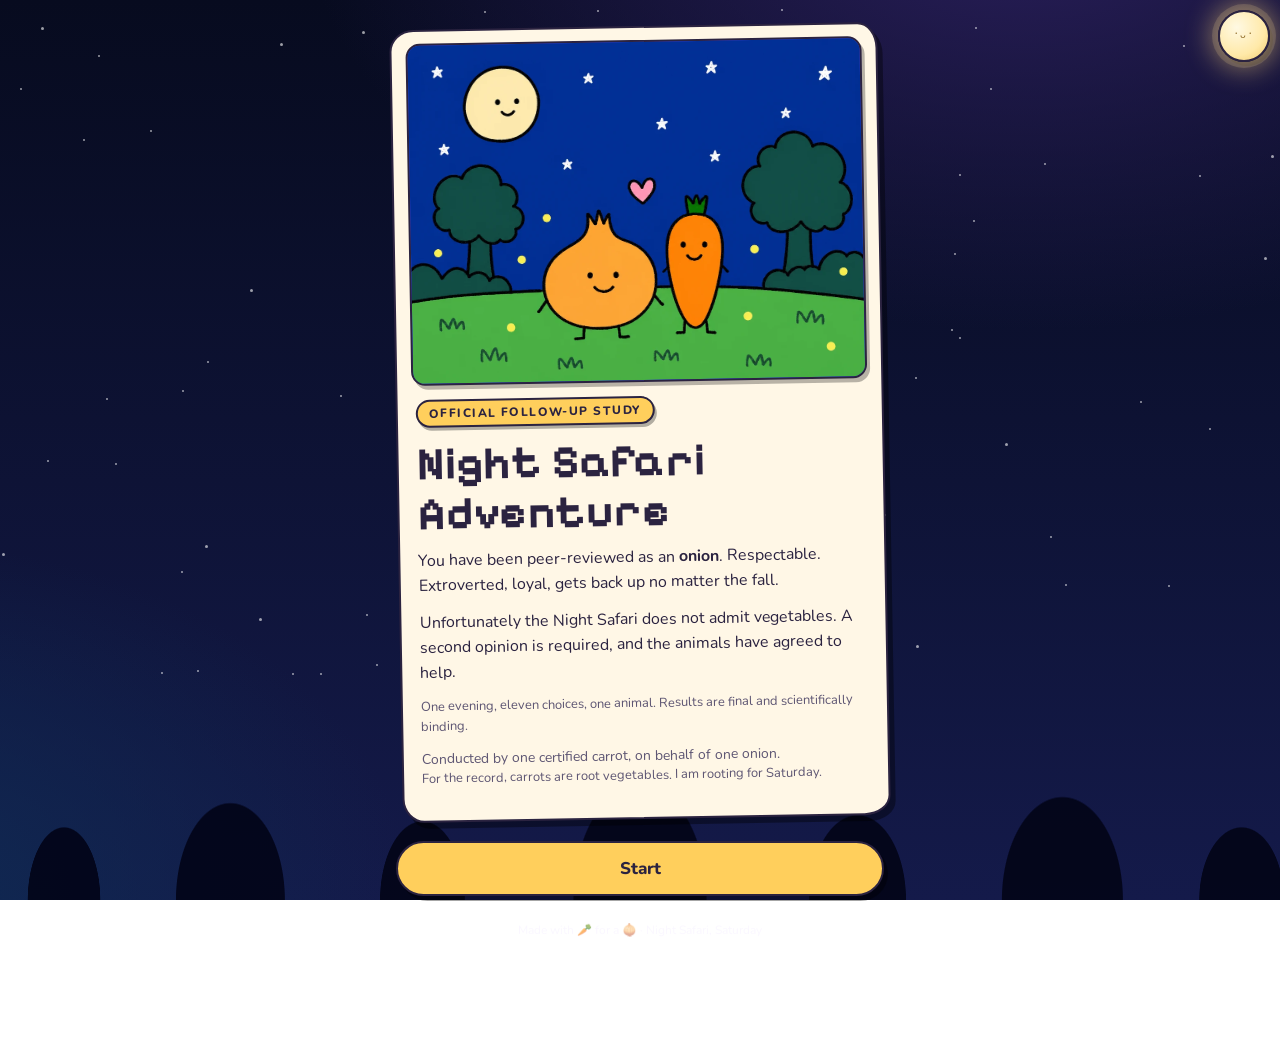
<file: index.html>
<!doctype html>
<html lang="en">
<head>
<meta charset="utf-8">
<meta name="viewport" content="width=device-width, initial-scale=1, viewport-fit=cover">
<meta name="theme-color" content="#070b1f">
<title>What Night Safari animal are you?</title>
<meta property="og:title" content="What Night Safari animal are you? 🌙">
<meta property="og:description" content="You've been peer-reviewed as an onion. The Night Safari needs a second opinion.">
<link rel="icon" href="data:image/svg+xml,<svg xmlns='http://www.w3.org/2000/svg' viewBox='0 0 100 100'><text y='.9em' font-size='90'>🌙</text></svg>">
<link rel="manifest" href="manifest.webmanifest">
<link rel="stylesheet" href="style.css">
</head>
<body>
<main class="wrap">
  <div id="app"></div>
  <footer class="credit">Made with 🥕 for a 🧅 · Night Safari, Saturday</footer>
</main>
<script src="sky.js"></script>
<script src="config.js"></script>
<script src="art.js"></script>
<script src="animals.js"></script>
<script src="quiz.js"></script>
<script>
if ('serviceWorker' in navigator) {
  window.addEventListener('load', () => navigator.serviceWorker.register('sw.js').catch(() => {}));
}
</script>
</body>
</html>
</file>
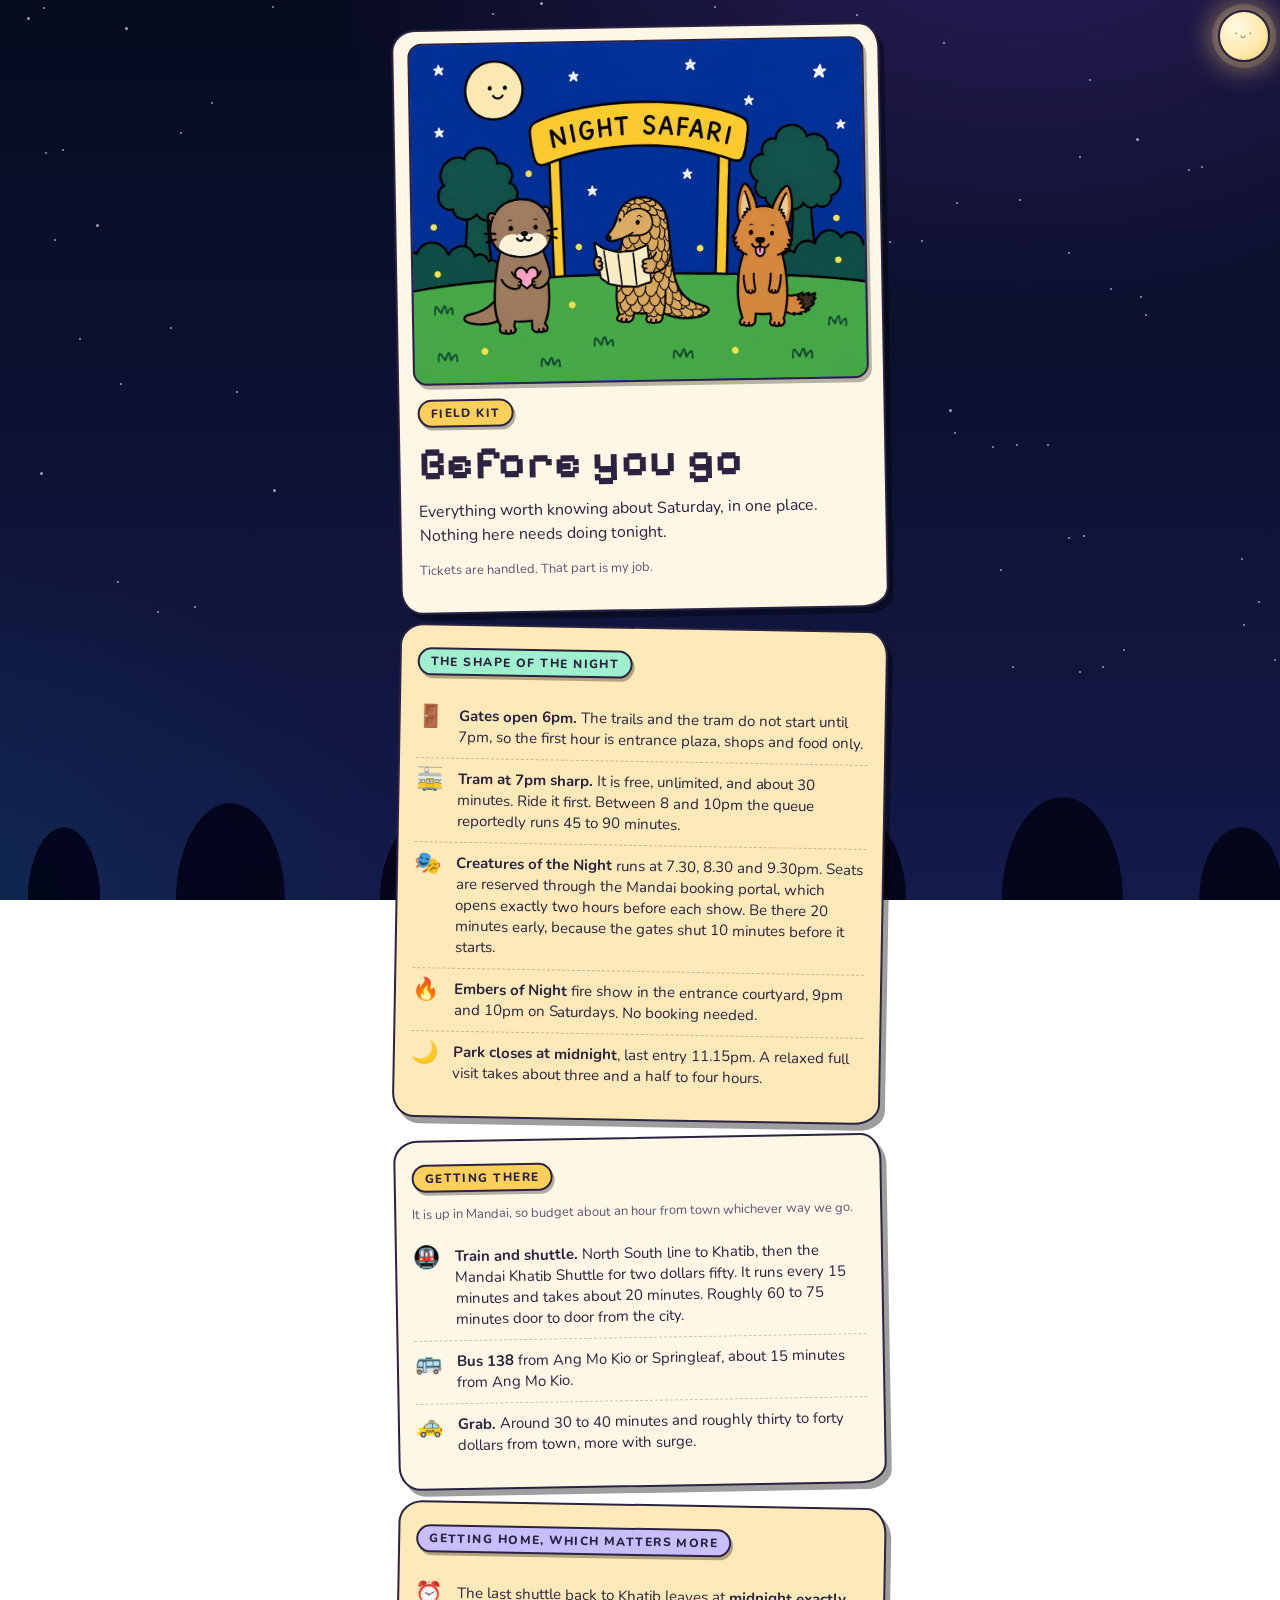
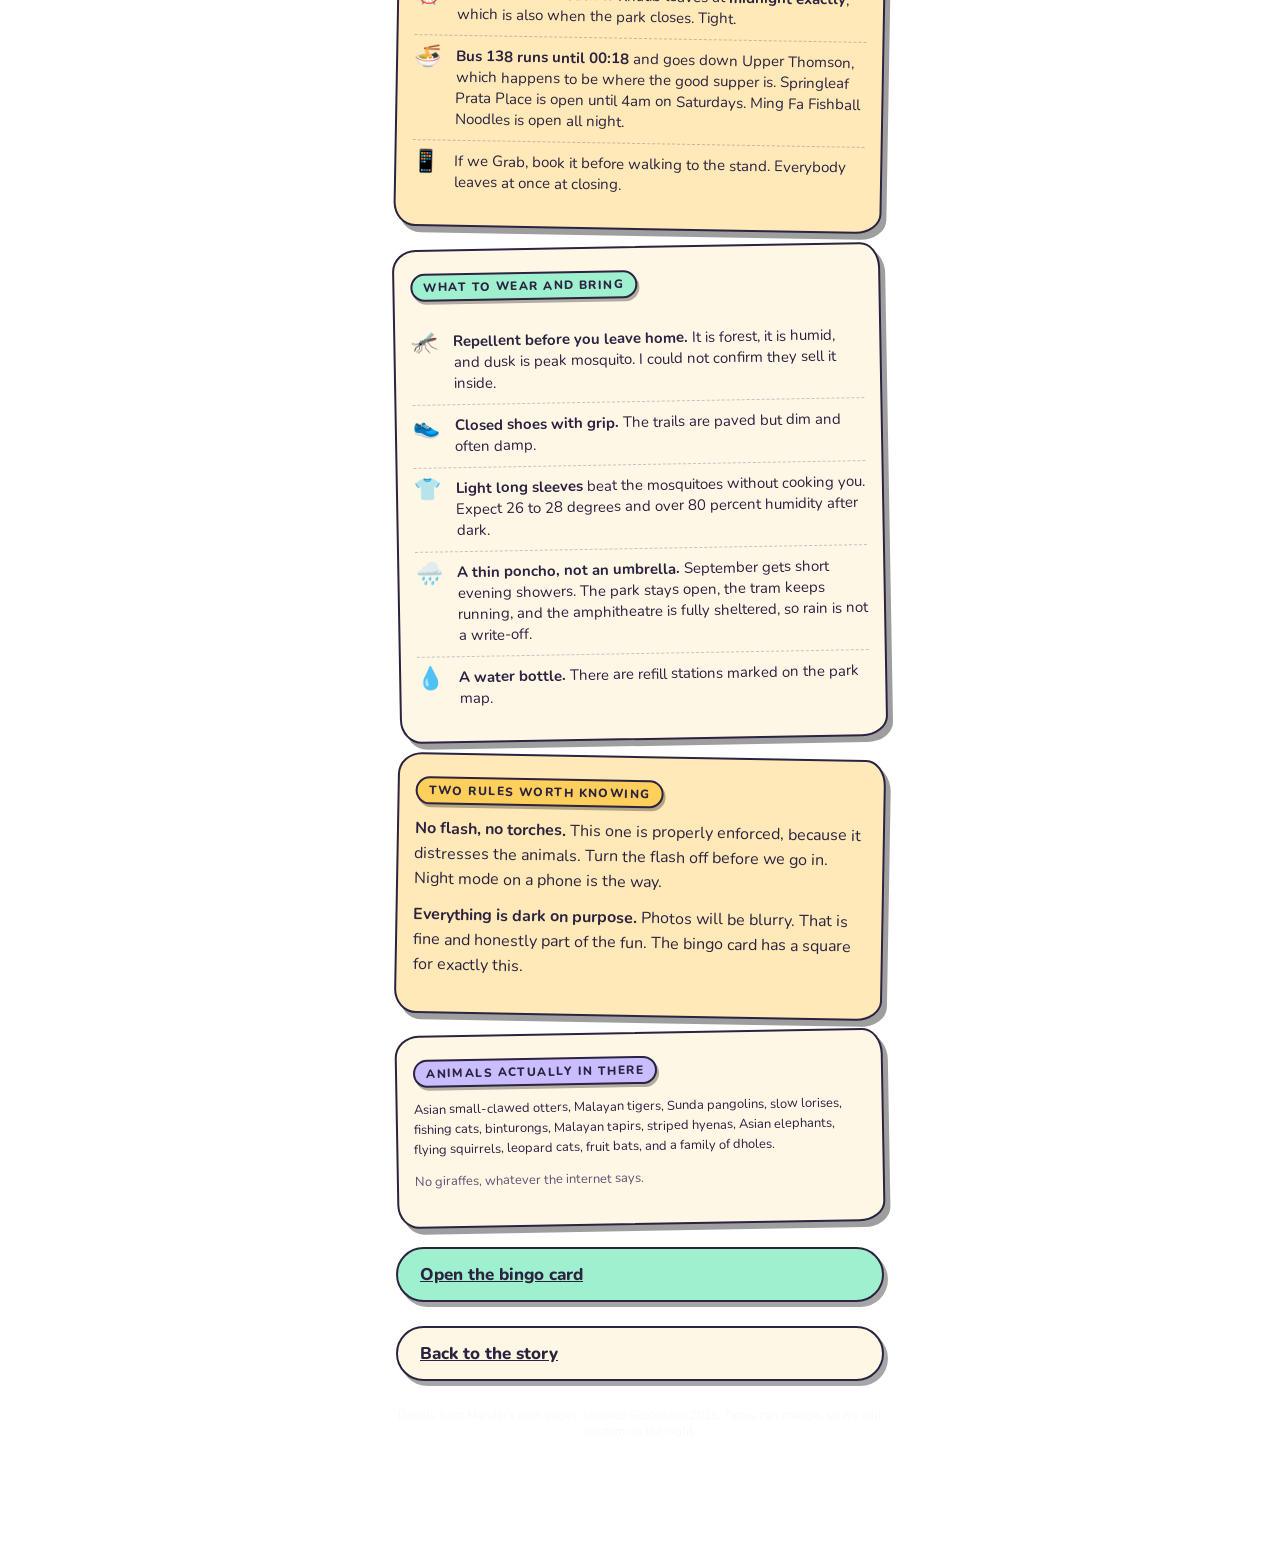
<file: plan.html>
<!doctype html>
<html lang="en">
<head>
<meta charset="utf-8">
<meta name="viewport" content="width=device-width, initial-scale=1, viewport-fit=cover">
<meta name="theme-color" content="#070b1f">
<meta name="description" content="Everything worth knowing before Saturday at the Night Safari.">
<title>Before You Go · Night Safari</title>
<link rel="manifest" href="manifest.webmanifest">
<link rel="icon" href="data:image/svg+xml,<svg xmlns='http://www.w3.org/2000/svg' viewBox='0 0 100 100'><text y='.9em' font-size='90'>🎒</text></svg>">
<link rel="stylesheet" href="style.css">
</head>
<body>
<main class="wrap">

  <div class="card story tilt-l">
    <div class="scenebox"><img class="scene" src="img/scene_gate.webp" alt="Three cute animals waiting under the Night Safari sign"></div>
    <span class="tag">Field kit</span>
    <h1 class="pixel">Before you go</h1>
    <p>Everything worth knowing about Saturday, in one place. Nothing here needs doing tonight.</p>
    <p class="small muted">Tickets are handled. That part is my job.</p>
  </div>

  <div class="card peach tilt-r">
    <span class="tag mint">The shape of the night</span>
    <ul class="plan">
      <li><span class="t">🚪</span><span><b>Gates open 6pm.</b> The trails and the tram do not start until 7pm, so the first hour is entrance plaza, shops and food only.</span></li>
      <li><span class="t">🚋</span><span><b>Tram at 7pm sharp.</b> It is free, unlimited, and about 30 minutes. Ride it first. Between 8 and 10pm the queue reportedly runs 45 to 90 minutes.</span></li>
      <li><span class="t">🎭</span><span><b>Creatures of the Night</b> runs at 7.30, 8.30 and 9.30pm. Seats are reserved through the Mandai booking portal, which opens exactly two hours before each show. Be there 20 minutes early, because the gates shut 10 minutes before it starts.</span></li>
      <li><span class="t">🔥</span><span><b>Embers of Night</b> fire show in the entrance courtyard, 9pm and 10pm on Saturdays. No booking needed.</span></li>
      <li><span class="t">🌙</span><span><b>Park closes at midnight</b>, last entry 11.15pm. A relaxed full visit takes about three and a half to four hours.</span></li>
    </ul>
  </div>

  <div class="card tilt-l">
    <span class="tag">Getting there</span>
    <p class="small muted">It is up in Mandai, so budget about an hour from town whichever way we go.</p>
    <ul class="plan">
      <li><span class="t">🚇</span><span><b>Train and shuttle.</b> North South line to Khatib, then the Mandai Khatib Shuttle for two dollars fifty. It runs every 15 minutes and takes about 20 minutes. Roughly 60 to 75 minutes door to door from the city.</span></li>
      <li><span class="t">🚌</span><span><b>Bus 138</b> from Ang Mo Kio or Springleaf, about 15 minutes from Ang Mo Kio.</span></li>
      <li><span class="t">🚕</span><span><b>Grab.</b> Around 30 to 40 minutes and roughly thirty to forty dollars from town, more with surge.</span></li>
    </ul>
  </div>

  <div class="card peach tilt-r">
    <span class="tag lilac">Getting home, which matters more</span>
    <ul class="plan">
      <li><span class="t">⏰</span><span>The last shuttle back to Khatib leaves at <b>midnight exactly</b>, which is also when the park closes. Tight.</span></li>
      <li><span class="t">🍜</span><span><b>Bus 138 runs until 00:18</b> and goes down Upper Thomson, which happens to be where the good supper is. Springleaf Prata Place is open until 4am on Saturdays. Ming Fa Fishball Noodles is open all night.</span></li>
      <li><span class="t">📱</span><span>If we Grab, book it before walking to the stand. Everybody leaves at once at closing.</span></li>
    </ul>
  </div>

  <div class="card tilt-l">
    <span class="tag mint">What to wear and bring</span>
    <ul class="plan">
      <li><span class="t">🦟</span><span><b>Repellent before you leave home.</b> It is forest, it is humid, and dusk is peak mosquito. I could not confirm they sell it inside.</span></li>
      <li><span class="t">👟</span><span><b>Closed shoes with grip.</b> The trails are paved but dim and often damp.</span></li>
      <li><span class="t">👕</span><span><b>Light long sleeves</b> beat the mosquitoes without cooking you. Expect 26 to 28 degrees and over 80 percent humidity after dark.</span></li>
      <li><span class="t">🌧️</span><span><b>A thin poncho, not an umbrella.</b> September gets short evening showers. The park stays open, the tram keeps running, and the amphitheatre is fully sheltered, so rain is not a write-off.</span></li>
      <li><span class="t">💧</span><span><b>A water bottle.</b> There are refill stations marked on the park map.</span></li>
    </ul>
  </div>

  <div class="card peach tilt-r">
    <span class="tag">Two rules worth knowing</span>
    <p><b>No flash, no torches.</b> This one is properly enforced, because it distresses the animals. Turn the flash off before we go in. Night mode on a phone is the way.</p>
    <p><b>Everything is dark on purpose.</b> Photos will be blurry. That is fine and honestly part of the fun. The bingo card has a square for exactly this.</p>
  </div>

  <div class="card tilt-l">
    <span class="tag lilac">Animals actually in there</span>
    <p class="small">Asian small-clawed otters, Malayan tigers, Sunda pangolins, slow lorises, fishing cats, binturongs, Malayan tapirs, striped hyenas, Asian elephants, flying squirrels, leopard cats, fruit bats, and a family of dholes.</p>
    <p class="small muted">No giraffes, whatever the internet says.</p>
  </div>

  <div class="stack" style="margin-top:22px">
    <a class="btn mint" href="bingo.html">Open the bingo card</a>
    <a class="btn paper" href="index.html">Back to the story</a>
  </div>

  <footer class="credit">Details from Mandai's own pages, checked September 2026. Times can change, so we will confirm on the night.</footer>
</main>
<script src="config.js"></script>
<script src="sky.js"></script>
<script>
if ('serviceWorker' in navigator) {
  window.addEventListener('load', () => navigator.serviceWorker.register('sw.js').catch(() => {}));
}
</script>
</body>
</html>
</file>
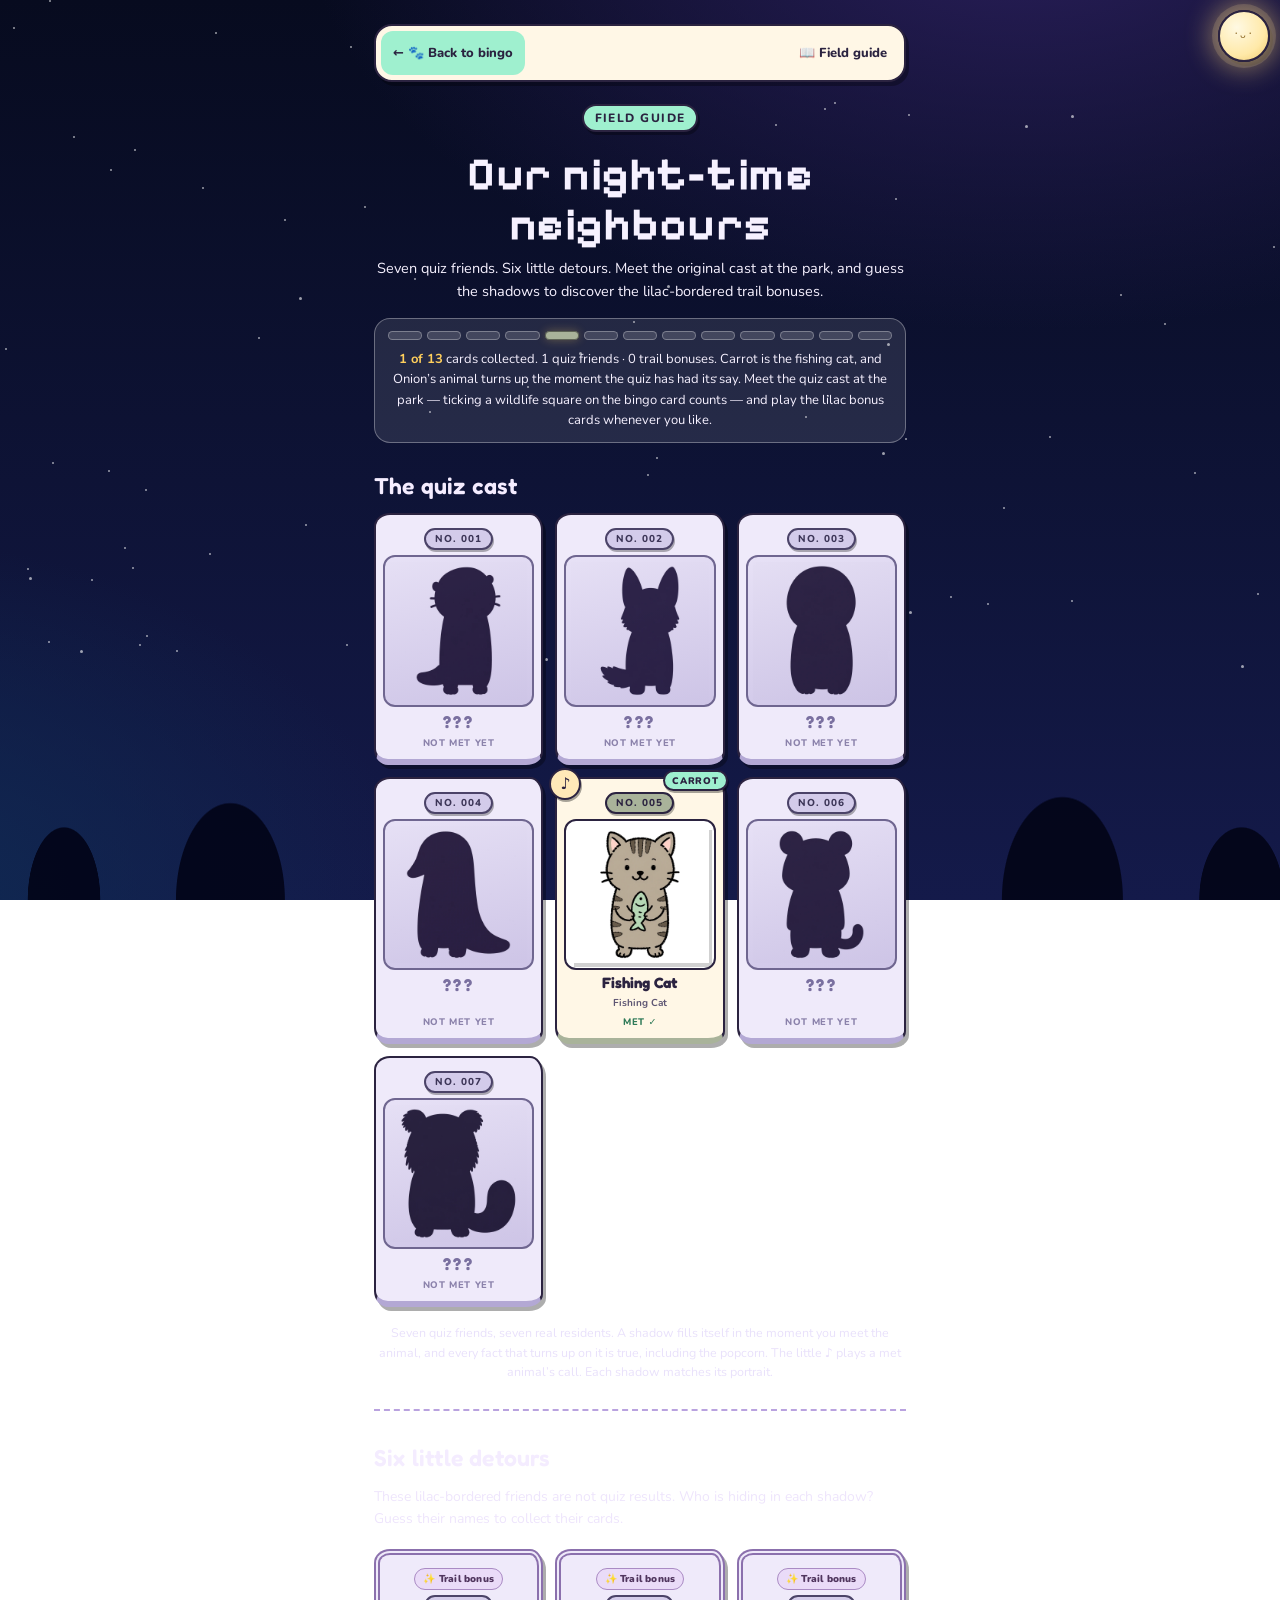
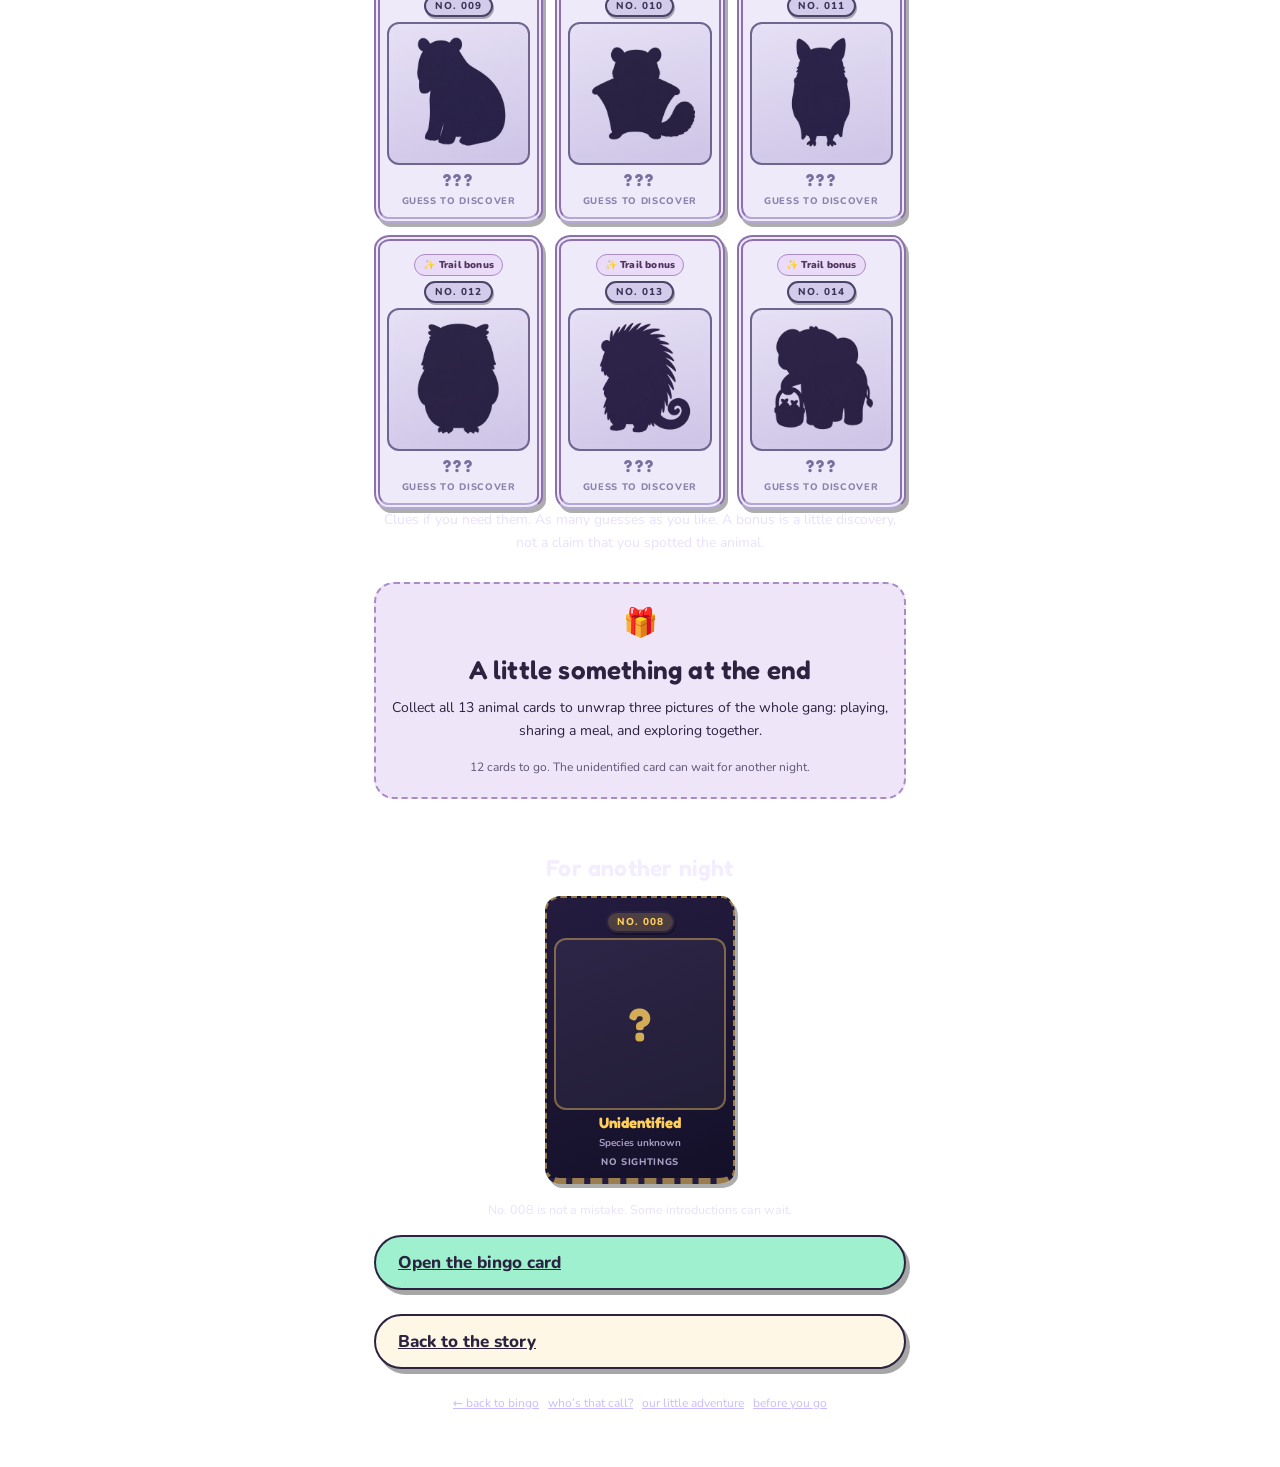
<file: pokedex.html>
<!doctype html>
<html lang="en">
<head>
<meta charset="utf-8">
<meta name="viewport" content="width=device-width, initial-scale=1, viewport-fit=cover">
<meta name="theme-color" content="#070b1f">
<meta name="description" content="Seven quiz friends and six playful trail bonuses. Collect thirteen Night Safari animal cards, one little discovery at a time.">
<title>Animal Field Guide · Night Safari</title>
<link rel="manifest" href="manifest.webmanifest">
<link rel="icon" href="data:image/svg+xml,<svg xmlns='http://www.w3.org/2000/svg' viewBox='0 0 100 100'><text y='.9em' font-size='90'>🦦</text></svg>">
<link rel="stylesheet" href="style.css">
<link rel="stylesheet" href="pokedex.css">
</head>
<body class="pokedex-page">
<main class="wrap">
  <nav class="safari-nav" aria-label="Bingo and animal field guide">
    <a href="bingo.html">← 🐾 Back to bingo</a><span aria-current="page">📖 Field guide</span>
  </nav>

  <header class="dex-head">
    <span class="tag mint">Field guide</span>
    <h1 class="pixel">Our night-time neighbours</h1>
    <p class="dex-lede">Seven quiz friends. Six little detours. Meet the original cast at the park, and guess the shadows to discover the lilac-bordered trail bonuses.</p>
  </header>

  <div id="dex-progress" class="dex-progress"></div>
  <div id="dex-view"></div>

  <p id="dex-live" class="sr-only" role="status" aria-live="polite"></p>
  <noscript><div class="card">This field guide needs JavaScript to deal out its cards. Switch it on, reload, and the animals will come back.</div></noscript>

  <footer class="credit"><a href="bingo.html">← back to bingo</a> · <a href="calls.html">who’s that call?</a> · <a href="index.html">our little adventure</a> · <a href="plan.html">before you go</a></footer>
</main>
<script src="sky.js"></script>
<script src="config.js"></script>
<script src="art.js"></script>
<script src="animals.js"></script>
<script src="collection.js"></script>
<script src="animal-calls.js"></script>
<script src="bonus-quests.js"></script>
<script src="keepsakes.js"></script>
<script src="pokedex.js"></script>
<script>
if ('serviceWorker' in navigator) {
  window.addEventListener('load', () => navigator.serviceWorker.register('sw.js').catch(() => {}));
}
</script>
</body>
</html>
</file>
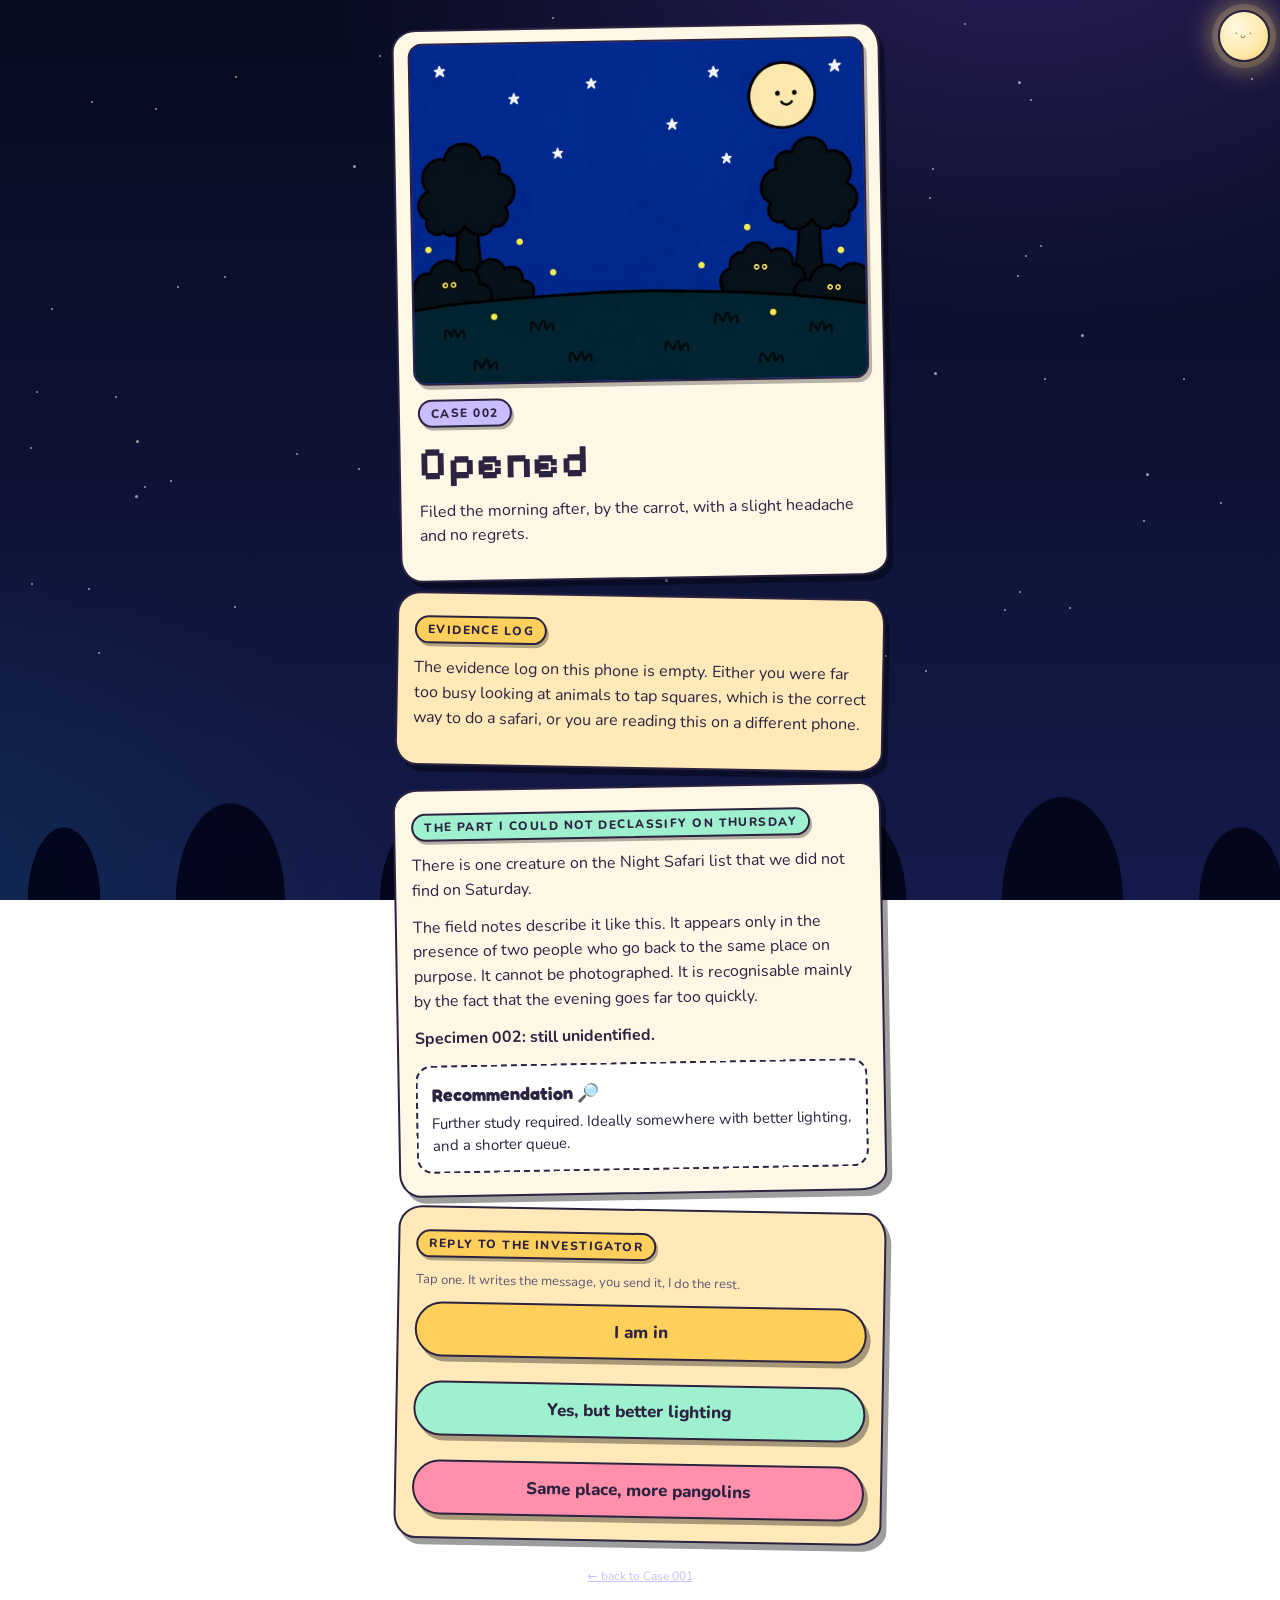
<file: sunday.html>
<!doctype html>
<html lang="en">
<head>
<meta charset="utf-8">
<meta name="viewport" content="width=device-width, initial-scale=1, viewport-fit=cover">
<meta name="theme-color" content="#070b1f">
<meta name="description" content="Case 002. Filed the morning after.">
<title>Case 002 · Night Safari</title>
<link rel="manifest" href="manifest.webmanifest">
<link rel="icon" href="data:image/svg+xml,<svg xmlns='http://www.w3.org/2000/svg' viewBox='0 0 100 100'><text y='.9em' font-size='90'>🔎</text></svg>">
<link rel="stylesheet" href="style.css">
</head>
<body>
<main class="wrap">
  <div id="app"></div>
  <footer class="credit"><a href="index.html">← back to Case 001</a></footer>
</main>
<script src="config.js"></script>
<script src="sky.js"></script>
<script src="art.js"></script>
<script src="sunday.js"></script>
<script>
if ('serviceWorker' in navigator) {
  window.addEventListener('load', () => navigator.serviceWorker.register('sw.js').catch(() => {}));
}
</script>
</body>
</html>
</file>
<file: style.css>
/* Night Safari Assessment — shared styles */
@import url('https://fonts.googleapis.com/css2?family=Fredoka:wght@400;500;600;700&family=Pixelify+Sans:wght@400;600;700&family=Nunito:wght@400;600;700;800&display=swap');

:root{
  --bg1:#070b1f; --bg2:#141a4a; --bg3:#2a1f5c;
  --paper:#fff7e6; --paper2:#ffe9b8; --ink:#2b2340; --ink-soft:#5e5673;
  --gold:#ffcf5c; --peach:#ffb88a; --coral:#ff8fab; --mint:#9ff0cf; --lilac:#c9bcff; --sky-ink:#f6f1ff;
  --border:2px solid var(--ink);
  --wob:24px 20px 26px 22px / 22px 26px 20px 24px;
  --lift:5px 6px 0 rgba(0,0,0,.38);
}
*{box-sizing:border-box}
html,body{margin:0;min-height:100%}
body{
  font-family:'Nunito',system-ui,-apple-system,Segoe UI,Roboto,sans-serif;
  color:var(--sky-ink);
  background:radial-gradient(1200px 700px at 80% -10%,var(--bg3) 0%,transparent 60%),
             radial-gradient(900px 600px at -10% 100%,#0f2a52 0%,transparent 60%),
             linear-gradient(180deg,var(--bg1),var(--bg2));
  background-attachment:fixed;
  overflow-x:hidden;
  -webkit-tap-highlight-color:transparent;
}
h1,h2,h3,.brand{font-family:'Fredoka','Nunito',sans-serif;letter-spacing:.2px}
h1{font-size:clamp(30px,8vw,44px);line-height:1.08;margin:0 0 10px;font-weight:700}
h2{font-size:clamp(22px,6vw,30px);line-height:1.15;margin:0 0 12px;font-weight:600}
h3{font-size:17px;margin:0 0 6px;font-weight:600}
p{line-height:1.55;margin:0 0 12px}
.muted{color:var(--ink-soft)}
.small{font-size:13px}
.center{text-align:center}
.hidden{display:none!important}
.safari-nav{position:sticky;top:8px;z-index:5;display:flex;align-items:center;justify-content:space-between;gap:8px;margin:0 0 22px;padding:5px;background:var(--paper);color:var(--ink);border:var(--border);border-radius:18px;box-shadow:3px 4px 0 rgba(0,0,0,.3)}
.safari-nav a,.safari-nav>span{display:flex;align-items:center;justify-content:center;min-height:44px;padding:8px 12px;border-radius:12px;font-size:13px;line-height:1.3;font-weight:800;text-align:center;color:var(--ink)}
.safari-nav a{text-decoration:none;background:var(--mint)}
.safari-nav a:hover{background:var(--gold)}
.safari-nav a:focus-visible{outline:3px solid #6850b5;outline-offset:2px}
.portrait-fallback{display:grid;place-items:center;font-size:64px;background:#fff;filter:none}

/* ---------- sky ---------- */
.sky{position:fixed;inset:0;z-index:0;pointer-events:none;overflow:hidden}
/* Fireflies and the moon live in front of the cards, otherwise a phone-width
   card hides them completely. The layer itself never takes a tap; taps are
   hit-tested in sky.js so a real button always wins. */
.sky-front{position:fixed;inset:0;z-index:3;pointer-events:none;overflow:hidden}
.star{position:absolute;width:2px;height:2px;border-radius:50%;background:#fff;opacity:.6;animation:twinkle var(--d,3s) ease-in-out infinite}
@keyframes twinkle{0%,100%{opacity:.15;transform:scale(1)}50%{opacity:.9;transform:scale(1.5)}}
.moon{position:fixed;top:10px;right:10px;width:52px;height:52px;border-radius:50%;
  background:radial-gradient(circle at 35% 32%,#fff9e3,#ffe9a8 62%,#f0c96a);
  border:2px solid #2b2340;
  box-shadow:0 0 0 6px rgba(255,225,150,.16),0 0 26px 8px rgba(255,214,120,.45),3px 4px 0 rgba(0,0,0,.28);
  pointer-events:auto;cursor:pointer;-webkit-tap-highlight-color:transparent;
  display:flex;align-items:center;justify-content:center;
  animation:moonGlow 4.5s ease-in-out infinite}
@keyframes moonGlow{0%,100%{box-shadow:0 0 0 6px rgba(255,225,150,.14),0 0 22px 6px rgba(255,214,120,.38),3px 4px 0 rgba(0,0,0,.28)}
  50%{box-shadow:0 0 0 9px rgba(255,225,150,.20),0 0 30px 11px rgba(255,214,120,.55),3px 4px 0 rgba(0,0,0,.28)}}
@media (prefers-reduced-motion:reduce){.moon{animation:none}}
.moon .face{font-size:15px;line-height:1;color:#8a6420;letter-spacing:2px;transform:translateY(2px)}
.firefly{position:absolute;width:7px;height:7px;border-radius:50%;background:#ffd166;
  box-shadow:0 0 10px 4px rgba(255,196,64,.85),0 0 0 1.5px rgba(120,80,10,.35);opacity:0;
  animation:drift var(--t,12s) ease-in-out infinite,glow var(--g,2.6s) ease-in-out infinite;animation-delay:var(--dl,0s)}
@keyframes drift{0%{transform:translate(0,0)}25%{transform:translate(var(--x1),var(--y1))}50%{transform:translate(var(--x2),var(--y2))}75%{transform:translate(var(--x3),var(--y3))}100%{transform:translate(0,0)}}
@keyframes glow{0%,100%{opacity:0}40%{opacity:1}60%{opacity:.9}}
.trees{position:absolute;left:0;right:0;bottom:0;height:22vh;min-height:120px;opacity:.95;
  background:
   radial-gradient(60px 120px at 5% 100%,#04061a 60%,transparent 61%),
   radial-gradient(90px 160px at 18% 100%,#04061a 60%,transparent 61%),
   radial-gradient(70px 130px at 33% 100%,#04061a 60%,transparent 61%),
   radial-gradient(110px 190px at 50% 100%,#04061a 60%,transparent 61%),
   radial-gradient(80px 140px at 67% 100%,#04061a 60%,transparent 61%),
   radial-gradient(100px 170px at 83% 100%,#04061a 60%,transparent 61%),
   radial-gradient(70px 120px at 97% 100%,#04061a 60%,transparent 61%)}
.peek{position:absolute;bottom:calc(22vh - 8px);font-size:22px;letter-spacing:4px;color:var(--gold);text-shadow:0 0 10px rgba(255,207,92,.9);animation:peek 7s ease-in-out infinite;opacity:0}
@keyframes peek{0%,70%,100%{opacity:0;transform:translateY(6px)}75%,92%{opacity:1;transform:translateY(0)}}

/* ---------- layout ---------- */
.wrap{position:relative;z-index:1;max-width:520px;margin:0 auto;padding:26px 16px 120px;min-height:100vh;display:flex;flex-direction:column}
.screen{animation:rise .5s cubic-bezier(.2,.8,.2,1) both}
.screen.leaving{animation:sink .26s ease-in both}
@keyframes rise{from{opacity:0;transform:translateY(22px) rotate(-.6deg)}to{opacity:1;transform:none}}
@keyframes sink{to{opacity:0;transform:translateY(-14px) rotate(.6deg)}}

.card{background:var(--paper);color:var(--ink);border:var(--border);border-radius:var(--wob);padding:22px 16px;box-shadow:var(--lift);position:relative}
.card+.card{margin-top:16px}
.card.tilt-l{transform:rotate(-1deg)}
.card.tilt-r{transform:rotate(1deg)}
.card.peach{background:var(--paper2)}
.tape{position:absolute;top:-12px;left:50%;transform:translateX(-50%) rotate(-2deg);width:92px;height:24px;background:rgba(255,207,92,.75);border:1px dashed rgba(43,35,64,.35);border-radius:3px}
.tag{display:inline-block;font-size:12px;font-weight:800;letter-spacing:.12em;text-transform:uppercase;color:var(--ink);background:var(--gold);border:var(--border);border-radius:999px;padding:4px 11px;margin-bottom:12px;box-shadow:2px 3px 0 rgba(0,0,0,.3)}
.tag.mint{background:var(--mint)}
.tag.lilac{background:var(--lilac)}

.btn{appearance:none;cursor:pointer;font:inherit;font-weight:800;font-size:17px;color:var(--ink);
  background:var(--gold);border:var(--border);border-radius:999px;padding:14px 22px;width:100%;
  box-shadow:4px 5px 0 rgba(0,0,0,.35);transition:transform .12s,box-shadow .12s}
.btn:active{transform:translate(3px,4px);box-shadow:1px 1px 0 rgba(0,0,0,.35)}
.btn.paper{background:var(--paper)}
.btn.coral{background:var(--coral)}
.btn.mint{background:var(--mint)}
.btn.lilac{background:var(--lilac)}
.btn+.btn{margin-top:12px}
.stack{display:flex;flex-direction:column;gap:12px}

/* ---------- quiz ---------- */
.progress{display:flex;gap:5px;margin:0 0 16px}
.progress i{flex:1;height:8px;border-radius:99px;background:rgba(255,255,255,.16);border:1px solid rgba(255,255,255,.25);overflow:hidden;position:relative}
.progress i::after{content:"";position:absolute;inset:0;background:var(--gold);transform:scaleX(0);transform-origin:left;transition:transform .4s cubic-bezier(.2,.8,.2,1)}
.progress i.practical::after{background:var(--mint)}
.progress i.done::after{transform:scaleX(1)}
.qnum{font-size:12px;font-weight:800;color:var(--ink-soft);letter-spacing:.12em;text-transform:uppercase;margin-bottom:6px}
.qtext{font-family:'Fredoka';font-size:clamp(21px,5.6vw,27px);font-weight:600;line-height:1.2;margin:0 0 4px;color:var(--ink)}
.qnote{font-size:13px;color:var(--ink-soft);font-style:italic}
.opts{display:flex;flex-direction:column;gap:10px;margin-top:16px}
.opt{appearance:none;font:inherit;text-align:left;color:var(--ink);background:#fff;border:var(--border);border-radius:16px 14px 17px 15px / 15px 17px 14px 16px;padding:13px 14px 13px 12px;font-size:16px;font-weight:700;line-height:1.35;
  display:flex;gap:12px;align-items:center;cursor:pointer;box-shadow:3px 4px 0 rgba(0,0,0,.28);transition:transform .12s,background .2s,box-shadow .12s;
  animation:rise .45s both;animation-delay:calc(var(--i) * 70ms)}
.opt .em{font-size:24px;flex:0 0 34px;text-align:center}
.opt:active{transform:translate(2px,3px);box-shadow:1px 1px 0 rgba(0,0,0,.28)}
.opt.picked{background:var(--gold);transform:translate(2px,3px) rotate(-.5deg);box-shadow:1px 1px 0 rgba(0,0,0,.28)}
.opt.picked .em{animation:pop .45s cubic-bezier(.2,1.6,.4,1)}
@keyframes pop{0%{transform:scale(1)}50%{transform:scale(1.5) rotate(-10deg)}100%{transform:scale(1)}}

.onion{display:inline-block;width:150px;height:150px;animation:wobble 3s ease-in-out infinite;transform-origin:50% 90%;filter:drop-shadow(0 6px 0 rgba(0,0,0,.25))}
@keyframes wobble{0%,100%{transform:rotate(-5deg)}50%{transform:rotate(5deg)}}
.byline{display:flex;align-items:center;gap:10px;margin-top:14px;font-size:14px;color:var(--ink-soft)}
.byline .carrot{width:44px;height:44px;flex:0 0 44px;animation:wobble 2.4s ease-in-out infinite reverse}

/* ---------- drumroll ---------- */
.drum{text-align:center;padding:50px 0}
.eyes{display:flex;justify-content:center;gap:20px;margin:26px 0}
.eye{width:18px;height:18px;border-radius:50%;background:var(--gold);box-shadow:0 0 22px 8px rgba(255,209,102,.6);animation:blink 1.6s infinite}
.eye:nth-child(2){animation-delay:.08s}
@keyframes blink{0%,88%,100%{transform:scaleY(1)}93%{transform:scaleY(.08)}}
.drum p{font-family:'Fredoka';font-size:22px;color:var(--sky-ink)}

/* ---------- result (mirrors the onion card) ---------- */
.hero{display:grid;grid-template-columns:120px 1fr;gap:14px;align-items:center}
.hero .pic{background:#fff;border:var(--border);border-radius:18px;height:120px;padding:6px;display:flex;align-items:center;justify-content:center;box-shadow:3px 4px 0 rgba(0,0,0,.28)}
.hero .pic span{animation:bounceIn .9s cubic-bezier(.2,1.5,.4,1) both;display:block;width:100%;height:100%}
@keyframes bounceIn{0%{transform:scale(0) rotate(-30deg);opacity:0}60%{transform:scale(1.15) rotate(6deg);opacity:1}100%{transform:scale(1) rotate(0)}}
.hero .nm{font-family:'Fredoka';font-size:clamp(22px,6.4vw,30px);font-weight:700;line-height:1.1;color:var(--ink)}
.hero .tl{font-size:13.5px;color:var(--ink-soft);margin-top:6px;line-height:1.35;font-weight:700}
.block{background:var(--paper2);border-radius:14px;padding:12px 14px;margin-top:12px;border:1.5px solid rgba(43,35,64,.15)}
.block h3{font-family:'Nunito';font-size:14px;font-weight:800;text-transform:none;margin:0 0 6px;color:var(--ink)}
.block ul{margin:0;padding-left:0;list-style:none}
.block li{font-size:14.5px;line-height:1.45}
.block li::before{content:"- "}
.block.quotes{text-align:center;font-style:italic;font-size:14.5px;line-height:1.5}
.block .kv{font-size:14px;line-height:1.5}
.block .kv b{color:var(--ink)}
.block.peer q{display:block;font-size:14px;line-height:1.5;margin-bottom:6px;quotes:"\201C" "\201D"}
.block.peer q::before{content:open-quote}
.block.peer q::after{content:close-quote}
.block.peer q span{font-style:normal;color:var(--ink-soft)}

.duo{display:grid;grid-template-columns:1fr auto 1fr;align-items:center;gap:8px;margin:14px 0 6px}
.duo .who{text-align:center}
.duo .who .em{display:block;width:96px;height:96px;margin:0 auto;animation:bob 3s ease-in-out infinite}
.duo .who:last-child .em{animation-delay:1.5s}
@keyframes bob{0%,100%{transform:translateY(0) rotate(-2deg)}50%{transform:translateY(-5px) rotate(2deg)}}
.duo .who .nm{font-weight:800;font-size:14px;margin-top:6px}
.duo .who .an{font-size:12px;color:var(--ink-soft)}
.duo .heart{font-size:30px;animation:beat 1.4s ease-in-out infinite}
@keyframes beat{0%,100%{transform:scale(1)}20%{transform:scale(1.25)}40%{transform:scale(1)}60%{transform:scale(1.15)}}
.meter{height:16px;border-radius:99px;background:#fff;border:var(--border);overflow:hidden;margin:12px 0 6px}
.meter b{display:block;height:100%;width:0;background:repeating-linear-gradient(135deg,var(--gold) 0 10px,var(--coral) 10px 20px);transition:width 1.6s cubic-bezier(.2,.8,.2,1)}
.pct{font-family:'Fredoka';font-size:36px;font-weight:700;text-align:center;color:var(--ink)}

.plan{list-style:none;margin:8px 0 0;padding:0}
.plan li{display:flex;gap:12px;align-items:flex-start;padding:10px 0;border-bottom:1.5px dashed rgba(43,35,64,.25);font-size:15px;line-height:1.4}
.plan li:last-child{border-bottom:0}
.plan .t{flex:0 0 30px;font-size:22px;line-height:1}
.mission{border:2px dashed var(--ink);border-radius:16px;padding:14px;background:#fff;margin-top:14px;font-size:15px;line-height:1.5}
.mission b{font-family:'Fredoka';font-size:18px;display:block;margin-bottom:4px}

.toast{position:fixed;left:50%;bottom:26px;transform:translateX(-50%) translateY(20px);opacity:0;background:var(--paper);color:var(--ink);border:var(--border);font-weight:800;padding:12px 18px;border-radius:999px;box-shadow:var(--lift);transition:.3s;z-index:9;pointer-events:none;white-space:nowrap}
.toast.show{opacity:1;transform:translateX(-50%) translateY(0)}

footer.credit{margin-top:auto;padding-top:26px;text-align:center;font-size:12px;color:rgba(246,241,255,.6)}
footer.credit a{color:var(--lilac)}

/* ---------- bingo ---------- */
.sr-only{position:absolute;width:1px;height:1px;padding:0;margin:-1px;overflow:hidden;clip-path:inset(50%);white-space:nowrap;border:0}
.bingo-page .wrap{max-width:640px;padding:28px 16px 60px}
.bingo-page button:focus-visible,.bingo-page summary:focus-visible,.bingo-page a:focus-visible{outline:3px solid #6850b5;outline-offset:4px}
.bingo-page-head{text-align:center;margin-bottom:26px}
.bingo-eyebrow{font-size:11px;letter-spacing:.12em;text-transform:uppercase;font-weight:800;color:var(--mint)}
.bingo-page-head h1{font-size:clamp(27px,7vw,38px);margin:8px 0}
.bingo-page-head p{font-size:14px;margin:0;color:#f0dfff}
.bingo-welcome{max-width:480px;margin:auto;text-align:center;padding:20px}
.bingo-illustration{position:relative;aspect-ratio:4/3;max-width:280px;margin:0 auto 22px;background:#2b3bd6;border:var(--border);border-radius:20px 16px 22px 18px;overflow:hidden;display:grid;place-items:center;font-size:42px}
.bingo-illustration img{position:absolute;inset:0;width:100%;height:100%;object-fit:cover}
.bingo-promise{font-weight:800;color:#835039}
.bingo-picker-title{font-size:19px;margin-top:24px}
.who-pick{display:flex;gap:12px;margin:14px 0 4px}
.who-pick .btn+.btn{margin-top:0}
.who-pick small{display:block;font-size:12px;font-weight:700;margin-top:3px}
.bingo-smallprint{font-size:12px;line-height:1.5;color:var(--ink-soft);margin:20px 0 0}
.bingo-card{padding:22px 14px 16px}
.bingo-card-top{display:flex;justify-content:space-between;align-items:center;gap:12px}
.bingo-card-top h2{font-size:clamp(19px,4.5vw,25px);margin:0;line-height:1.15}
.bingo-players{display:flex;gap:5px;flex-shrink:0}
.bingo-players button{font:inherit;font-size:13px;font-weight:800;cursor:pointer;background:#fff;border:var(--border);border-radius:12px;padding:0 10px;min-width:44px;min-height:44px;color:var(--ink)}
.bingo-players button[aria-pressed=true]{background:var(--gold);box-shadow:2px 2px 0 var(--ink)}
.bingo-instructions{font-size:13px;line-height:1.5;color:var(--ink-soft);margin:12px 0 8px}
.bingo-legend{display:flex;flex-wrap:wrap;gap:6px 12px;font-size:11px;font-weight:800;color:var(--ink-soft)}
/* Four columns: wider squares, so labels break kindly instead of mid-word. */
.grid{display:grid;grid-template-columns:repeat(var(--across,4),minmax(0,1fr));gap:7px;margin:14px 0;width:100%}
/* Five across is the big card. The squares are narrower, so the type steps down, the
   icon shrinks, and a word too long for its square breaks rather than spilling out. */
.grid-5{gap:5px}
.grid-5 .cell{min-height:118px;padding:10px 3px 16px;gap:4px;font-size:clamp(9.5px,2.5vw,12px);overflow-wrap:anywhere}
.grid-5 .bingo-icon{width:28px;height:28px;flex-basis:28px;font-size:20px}
.grid-5 .cell-photo-btn{width:24px;height:24px}
.grid-5 .cell-undo-hint{right:27px;font-size:7.5px;letter-spacing:0}
.grid-5 .cell-shared{font-size:7px}
.cell-wrap{position:relative;display:flex;min-width:0}
.cell{position:relative;width:100%;min-height:128px;min-width:0;overflow-wrap:break-word;border-radius:13px 11px 14px 12px / 12px 14px 11px 13px;background:#fff;border:var(--border);border-bottom:5px solid #dd8eaa;padding:14px 5px 18px;
  font-size:clamp(11px,2.9vw,13px);font-weight:800;line-height:1.25;text-align:center;display:flex;flex-direction:column;align-items:center;justify-content:center;gap:5px;
  cursor:pointer;user-select:none;-webkit-user-select:none;touch-action:manipulation;transition:background .2s;color:var(--ink);font-family:inherit;appearance:none;box-shadow:2px 2px 0 rgba(0,0,0,.2)}
.cell[data-kind=wildlife]{border-bottom-color:#75bfa2}
.cell>span{position:relative;z-index:2}
.bingo-icon{position:relative;width:36px;height:36px;flex:0 0 36px;display:grid;place-items:center;font-size:26px;line-height:1}
.bingo-icon img{position:absolute;inset:0;display:block;width:100%;height:100%;object-fit:contain;background:#fff;border-radius:9px}
.cell-check{position:absolute;right:4px;top:0;font-size:13px;font-weight:900;z-index:3}
.cell-label{max-width:100%;text-wrap:balance}
.cell-free-label{font-size:9px;letter-spacing:.08em}
.cell:active{transform:translate(1px,2px);box-shadow:0 0 0 rgba(0,0,0,.28)}
.cell.on{background:var(--gold)}
.cell.just-marked{animation:stamp .28s ease-out}
/* The six squares that are on the other phone too. Quiet: a corner mark and a dotted top. */
.cell.shared{border-top:2px dotted #6850b5}
.cell-shared{position:absolute;left:4px;top:1px;z-index:3;font-size:8px;font-weight:900;
  letter-spacing:.07em;text-transform:uppercase;color:#6850b5}
.cell.shared.on .cell-shared,.cell.shared.win .cell-shared{color:#4a3585}
.cell.has-photo .cell-shared{color:#ded4ff;text-shadow:0 1px 4px rgba(0,0,0,.95)}
/* A marked square that has been tapped once, asking whether we really meant it. */
.cell.arming{outline:3px dashed #b8446b;outline-offset:-4px;animation:asking 1.1s ease-in-out infinite}
/* Right of here is the 📷 button, so the hint keeps out of its way. */
.cell-undo-hint{position:absolute;left:3px;right:34px;bottom:4px;z-index:3;text-align:center;
  font-size:8.5px;font-weight:900;letter-spacing:.04em;text-transform:uppercase;color:#8d2f4f}
.cell.has-photo .cell-undo-hint{color:#ffe3ec;text-shadow:0 1px 4px rgba(0,0,0,.95)}
@keyframes asking{0%,100%{outline-color:#b8446b}50%{outline-color:rgba(184,68,107,.35)}}
@media (prefers-reduced-motion:reduce){.cell.arming{animation:none}}
@keyframes stamp{50%{transform:scale(1.05) rotate(-2deg)}}
.cell.free{background:var(--mint);border-bottom-color:#75bfa2;cursor:default}
.cell.win{background:var(--coral)}

/* A photo becomes the tile, with a scrim so the label stays readable. */
.cell-photo{position:absolute;inset:0;z-index:0;display:block;width:100%;height:100%;object-fit:cover;border-radius:inherit}
.cell.has-photo{box-shadow:inset 0 0 0 3px rgba(255,247,230,.9),2px 3px 0 rgba(0,0,0,.32);transform:rotate(-.7deg)}
.cell.has-photo::after{content:"";position:absolute;inset:0;z-index:1;border-radius:inherit;pointer-events:none;
  background:linear-gradient(180deg,rgba(43,35,64,.12) 0%,rgba(43,35,64,.34) 45%,rgba(43,35,64,.78) 100%)}
.cell.has-photo .cell-label,.cell.has-photo .cell-check{color:#fffdf6;text-shadow:0 1px 4px rgba(0,0,0,.95)}
.cell.has-photo .bingo-icon{filter:drop-shadow(0 1px 3px rgba(0,0,0,.8))}
.cell-photo-btn{position:absolute;right:3px;bottom:3px;z-index:4;width:30px;height:30px;padding:0;overflow:hidden;
  display:grid;place-items:center;font:inherit;font-size:13px;line-height:1;cursor:pointer;color:var(--ink);
  background:var(--paper);border:2px solid var(--ink);border-radius:50%;box-shadow:1px 2px 0 rgba(0,0,0,.35);touch-action:manipulation}
.cell-photo-btn img{display:block;width:100%;height:100%;object-fit:cover}
.cell-photo-btn.has-photo{background:var(--gold);border-color:var(--ink)}
.cell-photo-btn:active{transform:translate(1px,1px);box-shadow:none}
.bingo-shared-note{font-size:12px;font-weight:700;line-height:1.5;color:var(--ink-soft);margin:8px 0 0;text-align:center}
.bingo-notice{font-size:13px;font-weight:800;line-height:1.5;color:var(--ink);background:var(--paper2);border:var(--border);border-radius:12px;padding:10px 12px;margin:10px 0 0}
.bingo-album-note{font-size:12px;line-height:1.5;text-align:center;color:var(--ink-soft);margin:10px 0 0}

.photo-lightbox{position:fixed;inset:0;z-index:9;display:flex;align-items:center;justify-content:center;padding:18px;background:rgba(7,11,31,.88)}
.photo-lightbox-inner{background:var(--paper);color:var(--ink);border:var(--border);border-radius:var(--wob);box-shadow:var(--lift);padding:14px;text-align:center;max-width:min(420px,100%);max-height:100%;overflow:auto}
.photo-lightbox img{display:block;width:100%;height:auto;max-height:58vh;object-fit:contain;background:#2b3bd6;border:var(--border);border-radius:14px}
.photo-lightbox-caption{font-size:14px;font-weight:800;margin:10px 0 2px}
.photo-lightbox-actions{display:flex;flex-wrap:wrap;justify-content:center;gap:8px;margin-top:10px}
.photo-lightbox-actions button{font:inherit;font-size:13px;font-weight:800;cursor:pointer;min-height:44px;padding:10px 16px;color:var(--ink);background:#fff;border:var(--border);border-radius:999px;box-shadow:2px 3px 0 rgba(0,0,0,.28)}
.photo-close{background:var(--gold)}
.photo-remove{background:var(--coral)}
.photo-lightbox-note{font-size:11px;color:var(--ink-soft);margin:10px 0 0}
.score{display:flex;justify-content:space-between;flex-wrap:wrap;gap:6px;align-items:center;font-weight:800;margin:18px 2px 8px;font-size:13px}
.bingo-progress{display:block;appearance:none;width:100%;height:10px;border:1.5px solid var(--ink);border-radius:99px;overflow:hidden;background:#fff;accent-color:#715a98}
.bingo-progress::-webkit-progress-bar{background:#fff}
.bingo-progress::-webkit-progress-value{background:#b5a0dd}
.bingo-progress::-moz-progress-bar{background:#b5a0dd}
.bingo-note{font-size:13px;line-height:1.5;text-align:center;margin:12px 0 0;color:var(--ink-soft)}
.bingo-note.has-bingo{background:#ffe0e7;border-radius:10px;padding:10px;font-weight:800;color:var(--ink)}
.bingo-aftercare{text-align:center;padding:0 4px}
.bingo-save-note{font-size:12px;line-height:1.55;color:#e1d9f5;margin:20px 0 16px}
.bingo-save-note.save-warning{background:var(--paper2);border:var(--border);border-radius:12px;color:var(--ink);padding:12px;font-weight:800}
.bingo-details{text-align:left;border:1px dashed #a39abe;border-radius:14px;padding:0 14px;font-size:13px;color:#efe7ff}
.bingo-details summary{cursor:pointer;min-height:44px;align-content:center;font-weight:800;padding:12px 0}
.bingo-details p{line-height:1.6}
.bingo-supper{display:flex;align-items:center;justify-content:center;gap:12px;text-align:left;margin:20px 0;color:#f1e8ff}
.bingo-supper>span{font-size:28px}
.bingo-supper p{font-size:13px;line-height:1.6;margin:0}
.bingo-supper strong{color:var(--gold)}
.bingo-grow{display:block;width:100%;font:inherit;font-size:15px;font-weight:800;cursor:pointer;color:var(--ink);
  background:var(--lilac);border:var(--border);border-radius:16px;min-height:56px;padding:12px 16px;margin:0 0 14px;
  box-shadow:3px 4px 0 rgba(0,0,0,.32)}
.bingo-grow:active{transform:translate(2px,3px);box-shadow:1px 1px 0 rgba(0,0,0,.32)}
.bingo-grow small{display:block;margin-top:4px;font-size:11.5px;font-weight:700;line-height:1.45;color:var(--ink-soft)}
.bingo-reset{font:inherit;font-size:13px;font-weight:700;color:#efe7ff;cursor:pointer;min-height:44px;background:none;border:1px solid #a39abe;border-radius:999px;padding:10px 18px}
.bingo-reset-note{font-size:11px;color:#d8d0eb;margin:8px 0 0}
.bingo-summary-link{font:inherit;font-size:14px;font-weight:800;cursor:pointer;color:var(--ink);background:var(--mint);border:var(--border);border-radius:999px;min-height:44px;padding:11px 20px;margin:0 0 18px;box-shadow:3px 4px 0 rgba(0,0,0,.32)}
.bingo-summary-link:active{transform:translate(2px,3px);box-shadow:1px 1px 0 rgba(0,0,0,.32)}

/* ---------- the little end screen ---------- */
.bingo-summary{text-align:center}
.summary-figures{display:flex;flex-wrap:wrap;justify-content:center;gap:10px;margin:6px 0 16px}
.summary-figure{flex:1 1 84px;background:#fff;border:var(--border);border-radius:14px;padding:10px 6px;box-shadow:2px 3px 0 rgba(0,0,0,.2)}
.summary-figure strong{display:block;font-family:'Fredoka','Nunito',sans-serif;font-size:28px;line-height:1}
.summary-figure span{display:block;font-size:11px;font-weight:700;line-height:1.35;color:var(--ink-soft);margin-top:5px}
.summary-warm{font-size:15px;font-weight:800;line-height:1.5;margin:0 0 16px}
.summary-span{font-size:12.5px;font-weight:800;line-height:1.5;color:var(--ink-soft);margin:0 0 12px}
.summary-list{list-style:none;display:grid;gap:6px;margin:0 0 16px;padding:0;text-align:left}
.summary-list li{display:flex;gap:8px;align-items:baseline;font-size:13px;font-weight:700;line-height:1.4;background:#fff;border:1.5px solid rgba(43,35,64,.25);border-radius:10px;padding:8px 10px}
/* A fixed-width clock column, so the evening reads down the left-hand edge. */
.summary-when{flex:0 0 auto;min-width:38px;font-variant-numeric:tabular-nums;font-size:11.5px;font-weight:800;color:#6f6488}
.summary-when-quiet{color:#b4acc4}
.summary-what{flex:1 1 auto;min-width:0}
.summary-photo-tag{font-size:11px;font-weight:800;color:#835039;white-space:nowrap}
.summary-empty{font-size:13px;line-height:1.6;color:var(--ink-soft)}
.summary-supper{font-size:13px;line-height:1.6;color:var(--ink-soft);margin:0;padding-top:12px;border-top:1px dashed rgba(43,35,64,.3)}

/* ---------- taking the photos with you ---------- */
.bingo-keepsake{text-align:center;margin-top:16px;padding:18px 14px 16px;background:var(--paper2)}
.keepsake-title{font-size:clamp(18px,4.6vw,23px);margin:0 0 8px}
.keepsake-why{font-size:13px;line-height:1.55;color:var(--ink-soft);margin:0 0 14px}
.keepsake-primary{font:inherit;font-size:16px;font-weight:800;cursor:pointer;width:100%;min-height:52px;padding:12px 18px;
  color:var(--ink);background:var(--gold);border:var(--border);border-radius:16px 13px 17px 14px / 14px 17px 13px 16px;box-shadow:3px 4px 0 rgba(0,0,0,.3)}
.keepsake-primary small{display:block;font-size:12px;font-weight:700;margin-top:3px;color:#6b5527}
.keepsake-primary:active{transform:translate(2px,3px);box-shadow:1px 1px 0 rgba(0,0,0,.3)}
.keepsake-primary[disabled]{cursor:default;opacity:.55;box-shadow:2px 2px 0 rgba(0,0,0,.18);transform:none}
.keepsake-note{font-size:13px;font-weight:800;line-height:1.5;color:var(--ink);background:#fff;border:var(--border);border-radius:12px;padding:10px 12px;margin:12px 0 0}
.keepsake-pair{display:flex;flex-wrap:wrap;justify-content:center;gap:8px;margin:14px 0 0}
.keepsake-minor{font:inherit;font-size:13px;font-weight:800;cursor:pointer;flex:1 1 140px;min-height:44px;padding:10px 14px;
  color:var(--ink);background:#fff;border:1.5px solid var(--ink);border-radius:999px}
.keepsake-minor:active{transform:translate(1px,1px)}
.keepsake-smallprint{font-size:11px;line-height:1.5;color:var(--ink-soft);margin:10px 0 0}
@media(max-width:380px){
  .bingo-page .wrap{padding-left:10px;padding-right:10px}
  .bingo-card{padding-left:8px;padding-right:8px}
  .grid{gap:5px}
  .grid-5{gap:4px}
  .cell{padding-left:2px;padding-right:2px;padding-bottom:20px;min-height:134px}
  .grid-5 .cell{padding-left:1px;padding-right:1px;padding-bottom:17px;min-height:126px}
  .bingo-icon{width:30px;height:30px;flex-basis:30px;font-size:22px}
  .cell-photo-btn{width:28px;height:28px;right:2px;bottom:2px}
  .bingo-card-top{gap:6px}
  .bingo-legend{gap:6px 8px;font-size:10px}
}
@media(prefers-reduced-motion:reduce){
  .bingo-page *,.bingo-page *::before,.bingo-page *::after{animation:none!important;transition:none!important;scroll-behavior:auto!important}
  .bingo-page .confetti,.bingo-page .bingo-banner{display:none}
}
.bingo-banner{position:fixed;inset:0;display:flex;align-items:center;justify-content:center;z-index:8;pointer-events:none}
.bingo-banner span{font-family:'Fredoka';font-size:clamp(56px,18vw,110px);font-weight:700;color:var(--gold);-webkit-text-stroke:3px var(--ink);text-shadow:6px 8px 0 rgba(0,0,0,.5);animation:bingoPop 2s cubic-bezier(.2,1.4,.4,1) both;transform-origin:center}
@keyframes bingoPop{0%{transform:scale(0) rotate(-20deg);opacity:0}30%{transform:scale(1.15) rotate(4deg);opacity:1}80%{transform:scale(1);opacity:1}100%{transform:scale(1.1);opacity:0}}
.confetti{position:fixed;top:-10px;width:10px;height:14px;z-index:7;pointer-events:none;animation:fall var(--t) linear forwards;border-radius:2px;border:1px solid rgba(0,0,0,.25)}
@keyframes fall{to{transform:translate(var(--dx),110vh) rotate(var(--rot));opacity:.9}}

.art{width:100%;height:100%;display:block;overflow:visible;filter:drop-shadow(3px 4px 0 rgba(0,0,0,.18))}

/* ---------- story format ---------- */
.pixel{font-family:'Pixelify Sans','Fredoka',sans-serif;letter-spacing:.5px}
h1.pixel{font-size:clamp(30px,8.6vw,46px);font-weight:700}
.card.story{padding:12px 14px 20px}
.scenebox{border:var(--border);border-radius:14px;overflow:hidden;aspect-ratio:4/3;background:#2b3bd6;box-shadow:3px 4px 0 rgba(0,0,0,.28);margin-bottom:14px}
.scene{width:100%;height:100%;display:block}
.card.story .tag{margin-left:4px}
.card.story h1,.card.story p{padding:0 4px}
.storytext{font-size:17px;line-height:1.5;font-weight:700;margin:2px 0 4px;color:var(--ink)}
.card.story .opts{padding:0 2px}
.byline{font-size:14px;color:var(--ink-soft);margin-top:10px;padding:0 4px}

/* ---------- Safari ID (mirrors the Veggie ID card) ---------- */
.idcard{--acc:#e9a35c;background:#fbf3d5;border:var(--border);border-radius:18px;overflow:hidden;box-shadow:var(--lift);color:#1d1a2a;text-align:center}
.idhead{background:var(--acc);padding:18px 14px 14px;border-bottom:var(--border)}
.idtitle{font-size:clamp(34px,10vw,46px);line-height:1}
.idname{font-family:'Fredoka';font-weight:700;font-size:clamp(22px,6.4vw,30px);line-height:1.15;margin-top:4px}
.idbody{padding:12px}
.idtop{display:grid;grid-template-columns:118px 1fr;gap:10px;align-items:stretch}
.idpic{background:#fff;border-radius:6px;display:flex;align-items:center;justify-content:center;padding:6px;min-height:150px}
.idpic .art{animation:bounceIn .9s cubic-bezier(.2,1.5,.4,1) both}
.idblock{background:color-mix(in srgb,var(--acc) 62%,#fff);border-radius:6px;padding:12px 10px;font-size:14px;line-height:1.5;margin-top:10px}
.idtop .idblock{margin-top:0;display:flex;flex-direction:column;justify-content:center}
.idblock b{display:block;font-weight:800}
.idblock.quotes{font-style:italic}
.idfoot{font-size:13px;color:#5e5673;font-weight:700;margin-top:10px}
.art{width:100%;height:100%;display:block;overflow:visible}

.portrait-img{object-fit:contain;background:#fff}
img.scene{object-fit:cover}

/* ---------- sealed case file ---------- */
.sealed{display:block;width:100%;margin-top:16px;text-align:center;cursor:pointer;font:inherit;color:#f4efe6;
  background:linear-gradient(160deg,#241c3f,#141029);border:2px dashed rgba(255,207,92,.55);border-radius:var(--wob);
  padding:22px 18px;box-shadow:var(--lift);transition:transform .15s,box-shadow .15s}
.sealed:active{transform:translate(3px,4px);box-shadow:1px 1px 0 rgba(0,0,0,.35)}
.sealed .seal{display:block;font-size:38px;line-height:1;margin-bottom:8px;filter:drop-shadow(0 0 12px rgba(255,207,92,.5))}
.sealed b{display:block;font-family:'Fredoka',sans-serif;font-weight:700;font-size:clamp(24px,7vw,32px);letter-spacing:4px;color:var(--gold)}
.sealnote{display:block;font-size:13px;letter-spacing:.18em;text-transform:uppercase;color:#bdb4d8;margin-top:6px}
.sealsmall{display:block;font-size:12.5px;color:#8f87ad;margin-top:10px;font-style:italic}
.sealed.opened{cursor:default;text-align:left;border-style:solid;border-color:rgba(255,207,92,.35);animation:rise .5s both}
.sealed.opened p{color:#e8e2f5;font-size:15px;line-height:1.55}
.sealed.opened .tag{margin-bottom:10px}
.sealed.rattle{animation:rattle .6s}
@keyframes rattle{0%,100%{transform:none}15%{transform:translateX(-5px) rotate(-1deg)}30%{transform:translateX(5px) rotate(1deg)}45%{transform:translateX(-4px)}60%{transform:translateX(4px)}80%{transform:translateX(-2px)}}
@media (prefers-reduced-motion:reduce){.sealed.rattle{animation:none}}

/* ---------- Case 002 evidence gallery ---------- */
.evidence{display:grid;grid-template-columns:repeat(auto-fill,minmax(96px,1fr));gap:10px;margin-top:12px}
.evidence figure{margin:0;background:#fff;border:var(--border);border-radius:10px;padding:6px 6px 4px;box-shadow:2px 3px 0 rgba(0,0,0,.25);transform:rotate(-1.2deg)}
.evidence figure:nth-child(even){transform:rotate(1.4deg)}
.evidence img{display:block;width:100%;aspect-ratio:1;object-fit:cover;border-radius:6px}
.evidence figcaption{font-size:10px;font-weight:800;letter-spacing:.08em;text-transform:uppercase;color:var(--ink-soft);text-align:center;margin-top:4px}

/* ---------- bingo password gate ---------- */
.gate-riddle{background:#fff;border:1.5px dashed rgba(43,35,64,.35);border-radius:14px;
  padding:12px 14px;font-size:15px;line-height:1.5;margin:14px 0}
.gate-form{display:flex;flex-direction:column;gap:10px;margin-top:6px}
.gate-form input{font:inherit;font-weight:700;font-size:17px;text-align:center;color:var(--ink);
  background:#fff;border:var(--border);border-radius:14px;padding:13px 12px;width:100%;
  box-shadow:inset 2px 3px 0 rgba(0,0,0,.08)}
.gate-form input:focus{outline:3px solid var(--gold);outline-offset:2px}
.gate-msg{min-height:1.3em;margin:10px 0 0;font-size:14px;font-weight:700;color:#a8442f;text-align:center}
.gate-msg:empty{margin:0}
</file>
<file: pokedex.css>
/* ============================================================
   Night Safari field guide.
   Loaded AFTER style.css: it borrows that file's tokens
   (--paper, --ink, --gold, --border, --lift) and only adds.
   Everything is scoped to .pokedex-page so nothing else moves.
   ============================================================ */

.pokedex-page{color-scheme:dark}
.pokedex-page .wrap{max-width:560px;padding:24px 14px 56px}
.pokedex-page button{font:inherit}
.pokedex-page button:focus-visible,
.pokedex-page a:focus-visible,
.pokedex-page [tabindex]:focus-visible{outline:3px solid var(--gold);outline-offset:3px;border-radius:8px}

/* ---------- header ---------- */
.dex-head{text-align:center;margin-bottom:16px}
.dex-head h1{margin:6px 0 8px}
.dex-lede{font-size:14.5px;line-height:1.55;color:#efe7ff;margin:0}

/* ---------- the gentle progress line ---------- */
.dex-progress:empty{display:none}
.dex-progress{background:rgba(255,255,255,.07);border:1px solid rgba(255,255,255,.22);
  border-radius:16px;padding:12px 13px;margin:0 0 16px;text-align:center}
.dex-pips{display:flex;justify-content:center;gap:5px;margin-bottom:9px}
.dex-pips i{flex:1 1 0;max-width:38px;height:9px;border-radius:99px;
  background:rgba(255,255,255,.14);box-shadow:inset 0 0 0 1px rgba(255,255,255,.3)}
.dex-pips i.met{background:var(--acc,var(--gold));box-shadow:inset 0 0 0 1px rgba(0,0,0,.45),0 0 10px rgba(255,207,92,.3)}
.dex-progress p{font-size:13px;line-height:1.55;color:#e6ddfb;margin:0}
.dex-progress b{color:var(--gold)}

/* ---------- the set ---------- */
.dex-grid{list-style:none;display:grid;grid-template-columns:repeat(2,minmax(0,1fr));gap:10px;margin:0;padding:0}
@media (min-width:430px){.dex-grid{grid-template-columns:repeat(3,minmax(0,1fr));gap:12px}}
.dex-cell{position:relative;display:flex;min-width:0}
.dex-card{position:relative;display:flex;flex-direction:column;align-items:center;gap:5px;
  width:100%;min-width:0;cursor:pointer;text-align:center;color:var(--ink);background:var(--paper);
  border:var(--border);border-bottom:6px solid var(--acc,var(--gold));
  border-radius:16px 13px 17px 14px / 14px 17px 13px 16px;
  padding:13px 7px 10px;box-shadow:3px 4px 0 rgba(0,0,0,.32);
  transition:transform .14s,box-shadow .14s}
.dex-card:active{transform:translate(2px,3px);box-shadow:1px 1px 0 rgba(0,0,0,.32)}
@media (hover:hover){.dex-card:hover{transform:translateY(-3px) rotate(-.7deg);box-shadow:4px 6px 0 rgba(0,0,0,.34)}}
.dex-no{font-size:10px;font-weight:800;letter-spacing:.1em;text-transform:uppercase;color:var(--ink);
  background:var(--acc,var(--gold));border:2px solid var(--ink);border-radius:999px;
  padding:2px 9px;box-shadow:1px 2px 0 rgba(0,0,0,.3);white-space:nowrap}
.dex-pic{display:block;width:100%;aspect-ratio:1;background:#fff;border:2px solid var(--ink);
  border-radius:12px;padding:5px;overflow:hidden}
.dex-name{font-family:'Fredoka','Nunito',sans-serif;font-weight:700;font-size:15px;line-height:1.12;overflow-wrap:break-word}
.dex-species{font-size:10px;font-weight:700;line-height:1.3;color:var(--ink-soft);overflow-wrap:break-word}
.dex-status{font-size:9.5px;font-weight:800;letter-spacing:.07em;text-transform:uppercase;color:#8b8299}
.dex-card.is-met .dex-status{color:#2f7a58}

/* ---------- badges: his fishing cat, her quiz result ---------- */
.dex-badges{position:absolute;top:-9px;right:-5px;display:flex;gap:4px;z-index:2}
.dex-badge{font-size:9.5px;font-weight:900;letter-spacing:.08em;text-transform:uppercase;color:var(--ink);
  background:var(--mint);border:2px solid var(--ink);border-radius:999px;padding:2px 7px;
  box-shadow:1px 2px 0 rgba(0,0,0,.35);white-space:nowrap}
.dex-badge.xj{background:var(--coral)}

/* ---------- the little speaker on each card ---------- */
.dex-sound{position:absolute;top:-9px;left:-6px;z-index:3;width:32px;height:32px;padding:0;
  display:grid;place-items:center;font-size:14px;line-height:1;cursor:pointer;color:var(--ink);
  background:var(--paper2);border:2px solid var(--ink);border-radius:50%;
  box-shadow:1px 2px 0 rgba(0,0,0,.35);touch-action:manipulation}
.dex-sound:active{transform:translate(1px,1px);box-shadow:none}
.dex-sound.playing{background:var(--gold);animation:dexPing .5s ease-out}
@keyframes dexPing{50%{transform:scale(1.18)}}

/* ---------- one animal's file ---------- */
.dex-topbar{display:flex;align-items:center;justify-content:space-between;gap:10px;margin:0 0 12px}
.dex-mini{font-size:13px;font-weight:800;cursor:pointer;color:var(--ink);background:var(--paper);
  border:var(--border);border-radius:999px;padding:10px 15px;min-height:44px;box-shadow:2px 3px 0 rgba(0,0,0,.3)}
.dex-mini:active{transform:translate(2px,3px);box-shadow:none}
.dex-of{font-size:11.5px;font-weight:800;letter-spacing:.12em;text-transform:uppercase;color:#d6cdf0;white-space:nowrap}
.dex-file .idhead{padding:16px 12px 14px}
.dex-hno{font-size:12px;font-weight:800;letter-spacing:.16em;text-transform:uppercase;color:rgba(29,26,42,.68)}
.dex-file .idname{margin:2px 0 0;outline-offset:4px}
.dex-tagline{font-size:13.5px;font-weight:700;line-height:1.4;color:rgba(29,26,42,.85);margin:6px 0 0}
.dex-file .idhead .dex-badges{position:static;justify-content:center;margin-top:10px}
.dex-bigpic{width:100%;max-width:210px;margin:0 auto;aspect-ratio:1;background:#fff;border:var(--border);
  border-radius:14px;padding:8px;box-shadow:3px 4px 0 rgba(0,0,0,.25)}
.dex-cry{display:inline-flex;align-items:center;gap:8px;margin:12px auto 0;cursor:pointer;
  font-size:14.5px;font-weight:800;color:var(--ink);background:var(--acc,var(--gold));
  border:var(--border);border-radius:999px;padding:11px 18px;min-height:46px;
  box-shadow:3px 4px 0 rgba(0,0,0,.3)}
.dex-cry:active{transform:translate(2px,3px);box-shadow:1px 1px 0 rgba(0,0,0,.3)}
.dex-cry.playing{animation:dexPing .5s ease-out}
.dex-crynote{font-size:11.5px;line-height:1.5;color:var(--ink-soft);margin:8px 0 0}
.dex-file .idblock{text-align:left}
.dex-list{list-style:none;margin:0;padding:0}
.dex-list li{line-height:1.45}
.dex-list li::before{content:"\2013\00a0"}
.dex-peer{display:block}
.dex-peer + .dex-peer{margin-top:8px}
.dex-peer q{font-style:italic;quotes:"\201C" "\201D"}
.dex-peer span{display:block;font-size:12.5px;font-weight:800;color:var(--ink-soft);margin-top:2px}
.dex-nav{display:flex;gap:8px;margin-top:14px}
.dex-navbtn{flex:1 1 0;min-width:0;display:flex;align-items:center;justify-content:center;gap:6px;
  font-size:13.5px;font-weight:800;cursor:pointer;color:var(--ink);background:var(--paper);
  border:var(--border);border-radius:999px;padding:12px 10px;min-height:48px;box-shadow:3px 4px 0 rgba(0,0,0,.32)}
.dex-navbtn:active{transform:translate(2px,3px);box-shadow:1px 1px 0 rgba(0,0,0,.32)}
.dex-navbtn .lbl{min-width:0;overflow:hidden;text-overflow:ellipsis;white-space:nowrap}
.dex-navbtn .arw{flex:0 0 auto;font-size:16px;line-height:1}
.dex-hint{font-size:12px;line-height:1.5;text-align:center;color:#cfc6e8;margin:12px 0 0}
.dex-note{font-size:12.5px;line-height:1.55;text-align:center;color:#d8d0eb;margin:16px 0 0}

/* ---------- small phones ---------- */
@media (max-width:359px){
  .pokedex-page .wrap{padding-left:10px;padding-right:10px}
  .dex-grid{gap:8px}
  .dex-card{padding:12px 5px 9px}
  .dex-name{font-size:14px}
  .dex-no{padding:2px 7px;letter-spacing:.06em}
  .dex-badge{padding:2px 5px}
  .dex-sound{width:30px;height:30px;left:-5px}
  .dex-navbtn{font-size:12.5px;padding:12px 8px}
}

/* ---------- the completed collection's keepsakes ---------- */
.dex-keepsakes{margin-top:28px;padding:20px 16px;background:var(--paper);border:var(--border);border-radius:20px;color:var(--ink);text-align:center}
.dex-keepsakes h2{font-family:'Fredoka','Nunito',sans-serif;font-size:26px;line-height:1.2;margin:12px 0}
.dex-keepsakes p{font-size:14px;line-height:1.6}
.dex-keepsakes-locked{background:#eee5f8;border:2px dashed #aa8bc4}
.dex-keepsakes-locked>span{font-size:28px}
.dex-keepsake-grid{display:grid;gap:22px;margin-top:20px}
.dex-keepsake{padding:0 0 20px;border-bottom:1px dashed #b9a2c9}
.dex-keepsake:last-child{border-bottom:0;padding-bottom:0}
.dex-keepsake img{display:block;width:100%;height:auto;border:2px solid var(--ink);border-radius:13px;background:#342c4a}
.dex-keepsake h3{font-family:'Fredoka','Nunito',sans-serif;font-size:21px;margin:12px 0 6px}
.dex-keepsake p{margin:6px 0 12px}
.dex-keepsake-actions{display:flex;flex-wrap:wrap;justify-content:center;align-items:center;gap:10px}
.dex-keepsake-actions .btn{font-size:14px;min-height:46px}
.dex-keepsake-actions a{color:#59406f;font-size:13px;font-weight:800;display:inline-flex;align-items:center;min-height:44px;padding:4px}
.dex-keepsake-actions button:disabled{opacity:.65;cursor:wait}
.dex-keepsakes .dex-keepsake-note{font-size:12px;color:var(--ink-soft);margin:16px 0 0}
#keepsakes-title{scroll-margin-top:90px}
.dex-reward-invite{margin:16px 0;padding:14px;border:2px dashed #a588c0;border-radius:14px;background:#eee5f8}
.dex-reward-invite p{font-size:14px;line-height:1.5;margin:0 0 10px}

/* Bonus cards keep their lilac double border before and after discovery. */
.dex-section-title,.dex-bonus-section h2,.dex-afterword h2{font-family:'Fredoka','Nunito',sans-serif;font-size:23px;color:#f4ecff;margin:14px 0}
.dex-afterword{margin-top:28px;padding-top:14px;text-align:center}
.dex-last-card{grid-template-columns:minmax(0,1fr);max-width:190px;margin:0 auto}
.dex-bonus-section{margin-top:28px;padding-top:20px;border-top:2px dashed #b9a2df}
.dex-bonus-section>p{font-size:14px;line-height:1.6;color:#eee5fc;margin:0 0 18px}
.pokedex-page .is-bonus{border:6px double #8b70ad;background:#f7f0ff}
.is-bonus .dex-no{background:#e4d4f4;color:#342c4a}
.dex-bonus-badge{display:inline-block;color:#51365f;background:#eadbf8;border:1px solid #aa8bc4;
  border-radius:99px;padding:3px 8px;font-size:10px;font-weight:900;letter-spacing:.02em}
.dex-file .dex-bonus-badge{margin-top:8px;font-size:12px}
.dex-quest{--acc:#dfcdf1}
.dex-quest .idname{font-size:clamp(24px,7vw,34px);line-height:1.15}
.pokedex-page .is-bonus .dex-shadowpic{background:#eee5f8;border-color:#89719d}
.dex-portrait-shadow{display:block;width:100%;height:100%;object-fit:contain;mix-blend-mode:multiply}
.dex-portrait-shadow[hidden],.dex-shadow-missing[hidden]{display:none}
.dex-shadow-missing{font-size:12px;color:#51365f}
.dex-card.is-bonus .dex-status{color:#604874}
/* A bonus that was also spotted in the park wears a warmer stamp than one only named. */
.dex-file .dex-spotted{border-color:#2f7a58;background:#e7f7ee}
.dex-file .dex-spotted b{color:#22624a}
.dex-outline{margin:16px 0;text-align:left;color:var(--ink-soft);font-size:13px;line-height:1.55}
.dex-outline summary{cursor:pointer;padding:10px 0;min-height:44px;font-weight:800;text-decoration:underline;text-underline-offset:3px}
.dex-outline p{margin:0 0 10px}
.dex-guess{display:grid;gap:10px;text-align:left;margin-top:16px}
.dex-guess label{font-weight:900;color:var(--ink)}
.dex-guess p{margin:0;font-size:13px;line-height:1.5;color:var(--ink-soft)}
.dex-guess input{box-sizing:border-box;width:100%;min-width:0;min-height:48px;padding:11px 12px;
  border:2px solid #89719d;border-radius:12px;background:#fff;color:#342c4a;color-scheme:light;font:inherit;font-size:16px}
.dex-guess input:focus-visible,.dex-outline summary:focus-visible{outline:3px solid #80609c;outline-offset:3px}
.dex-guess .btn{width:100%}
.dex-guess .dex-guess-message{min-height:40px}
.dex-clue{text-align:left;padding:10px 12px;background:#e9def3;border-radius:10px;font-size:13px;line-height:1.6;color:#493453}
.dex-clue b{display:block}
.dex-clue-button{margin:8px 0;background:#f6eeff}
.dex-clue-button:disabled{cursor:default;box-shadow:none;color:#655471}
.is-bonus .dex-bigpic{overflow:hidden}
.dex-topbar{flex-wrap:wrap}

@media (prefers-reduced-motion:reduce){
  .pokedex-page *,.pokedex-page *::before,.pokedex-page *::after{
    animation:none!important;transition:none!important;scroll-behavior:auto!important}
  .pokedex-page .dex-card:hover{transform:none}
}
@media (prefers-color-scheme:light){
  /* The safari is dark whatever the phone thinks. Keep the night sky and the
     cream cards identical in both schemes, just a touch brighter on the text. */
  .pokedex-page .dex-progress{background:rgba(255,255,255,.1);border-color:rgba(255,255,255,.32)}
  .pokedex-page .dex-lede,.pokedex-page .dex-progress p{color:#f6f1ff}
  .pokedex-page .dex-of,.pokedex-page .dex-note,.pokedex-page .dex-hint{color:#e9e1fb}
}

/* No. 008 — the one that never fills in. Ties back to Case 002. */
.dex-card.dex-locked{background:linear-gradient(160deg,#241c3f,#141029);color:#cfc6ea;
  border:2px dashed rgba(255,207,92,.55);border-bottom:6px dashed rgba(255,207,92,.55)}
.dex-card.dex-locked .dex-no{background:rgba(255,207,92,.2);color:var(--gold)}
.dex-card.dex-locked .dex-name{color:var(--gold)}
.dex-card.dex-locked .dex-species,.dex-card.dex-locked .dex-status{color:#a89fc4}
.dex-card.dex-locked .dex-pic{background:rgba(255,255,255,.05);border-color:rgba(255,207,92,.4)}
.dex-qmark{display:flex;align-items:center;justify-content:center;width:100%;height:100%;
  font-family:'Fredoka',sans-serif;font-size:46px;font-weight:700;color:var(--gold);opacity:.8}
.dex-locked.nudge{animation:dexNudge .5s}
@keyframes dexNudge{0%,100%{transform:none}25%{transform:translateX(-4px) rotate(-1deg)}75%{transform:translateX(4px) rotate(1deg)}}
@media (prefers-reduced-motion:reduce){.dex-locked.nudge{animation:none}}

/* ============================================================
   The ones nobody has met yet.
   A number, a shadow and a shrug. The name is not in the markup
   either, so the inspector is no help. Meeting one fills it in.
   ============================================================ */
.dex-card.is-shadow{background:#efeafa;color:#4b4368;border-bottom-color:#b3a8d4}
.dex-card.is-shadow .dex-no{background:#d3cbea;border-color:#4b4368;color:#3c3557}
.dex-card.is-shadow .dex-pic{background:linear-gradient(165deg,#e7e1f6,#cec5e7);border-color:#6f6690}
.dex-card.is-shadow .dex-name{font-size:17px;letter-spacing:.14em;color:#7a70a0}
.dex-card.is-shadow .dex-status{margin-top:auto;color:#8b82ab}

/* Dedicated raster silhouettes preserve the finished portrait's pose. */
.dex-bigpic.dex-shadowpic{background:linear-gradient(165deg,#e7e1f6,#cec5e7)}

/* ---------- a shadow's file ---------- */
.dex-shadowfile{--acc:#cdc2f0}
.dex-shadowfile .idname{letter-spacing:.16em;color:rgba(29,26,42,.7)}
.dex-lockline{font-size:14px;font-weight:700;line-height:1.5;color:var(--ink-soft);margin:12px 0 0}
.dex-unlock{margin-top:12px;font-size:16px}
.dex-locknote{font-size:11.5px;line-height:1.5;color:var(--ink-soft);margin:8px 0 0}
.dex-undo{margin:8px 0 0}
.dex-undolink{font:inherit;font-size:12px;font-weight:700;color:var(--ink-soft);background:none;border:0;
  padding:9px 8px;min-height:34px;cursor:pointer;text-decoration:underline;text-underline-offset:3px}
.dex-undolink:active{transform:translateY(1px)}

/* ---------- the little moment when one fills in ---------- */
.dex-file.is-revealing{animation:dexReveal .55s cubic-bezier(.2,.9,.3,1.25)}
.dex-file.is-revealing .dex-bigpic .art{animation:dexUnshade .85s ease-out}
.dex-file.is-revealing .dex-bigpic{position:relative}
.dex-file.is-revealing .dex-bigpic::after{content:"\2728";position:absolute;right:-10px;top:-14px;
  font-size:30px;line-height:1;pointer-events:none;animation:dexSpark 1.2s ease-out forwards}
@keyframes dexReveal{0%{transform:scale(.94);opacity:.5}55%{transform:scale(1.02)}100%{transform:none;opacity:1}}
@keyframes dexUnshade{0%{filter:brightness(0) opacity(.55)}60%{filter:brightness(.35) opacity(.85)}100%{filter:none}}
@keyframes dexSpark{0%{opacity:0;transform:scale(.4) rotate(-14deg)}
  28%{opacity:1;transform:scale(1.15) rotate(0deg)}
  100%{opacity:0;transform:translateY(-14px) scale(1.4) rotate(12deg)}}
@media (prefers-reduced-motion:reduce){
  .dex-file.is-revealing .dex-bigpic::after{opacity:0}
}
</file>
